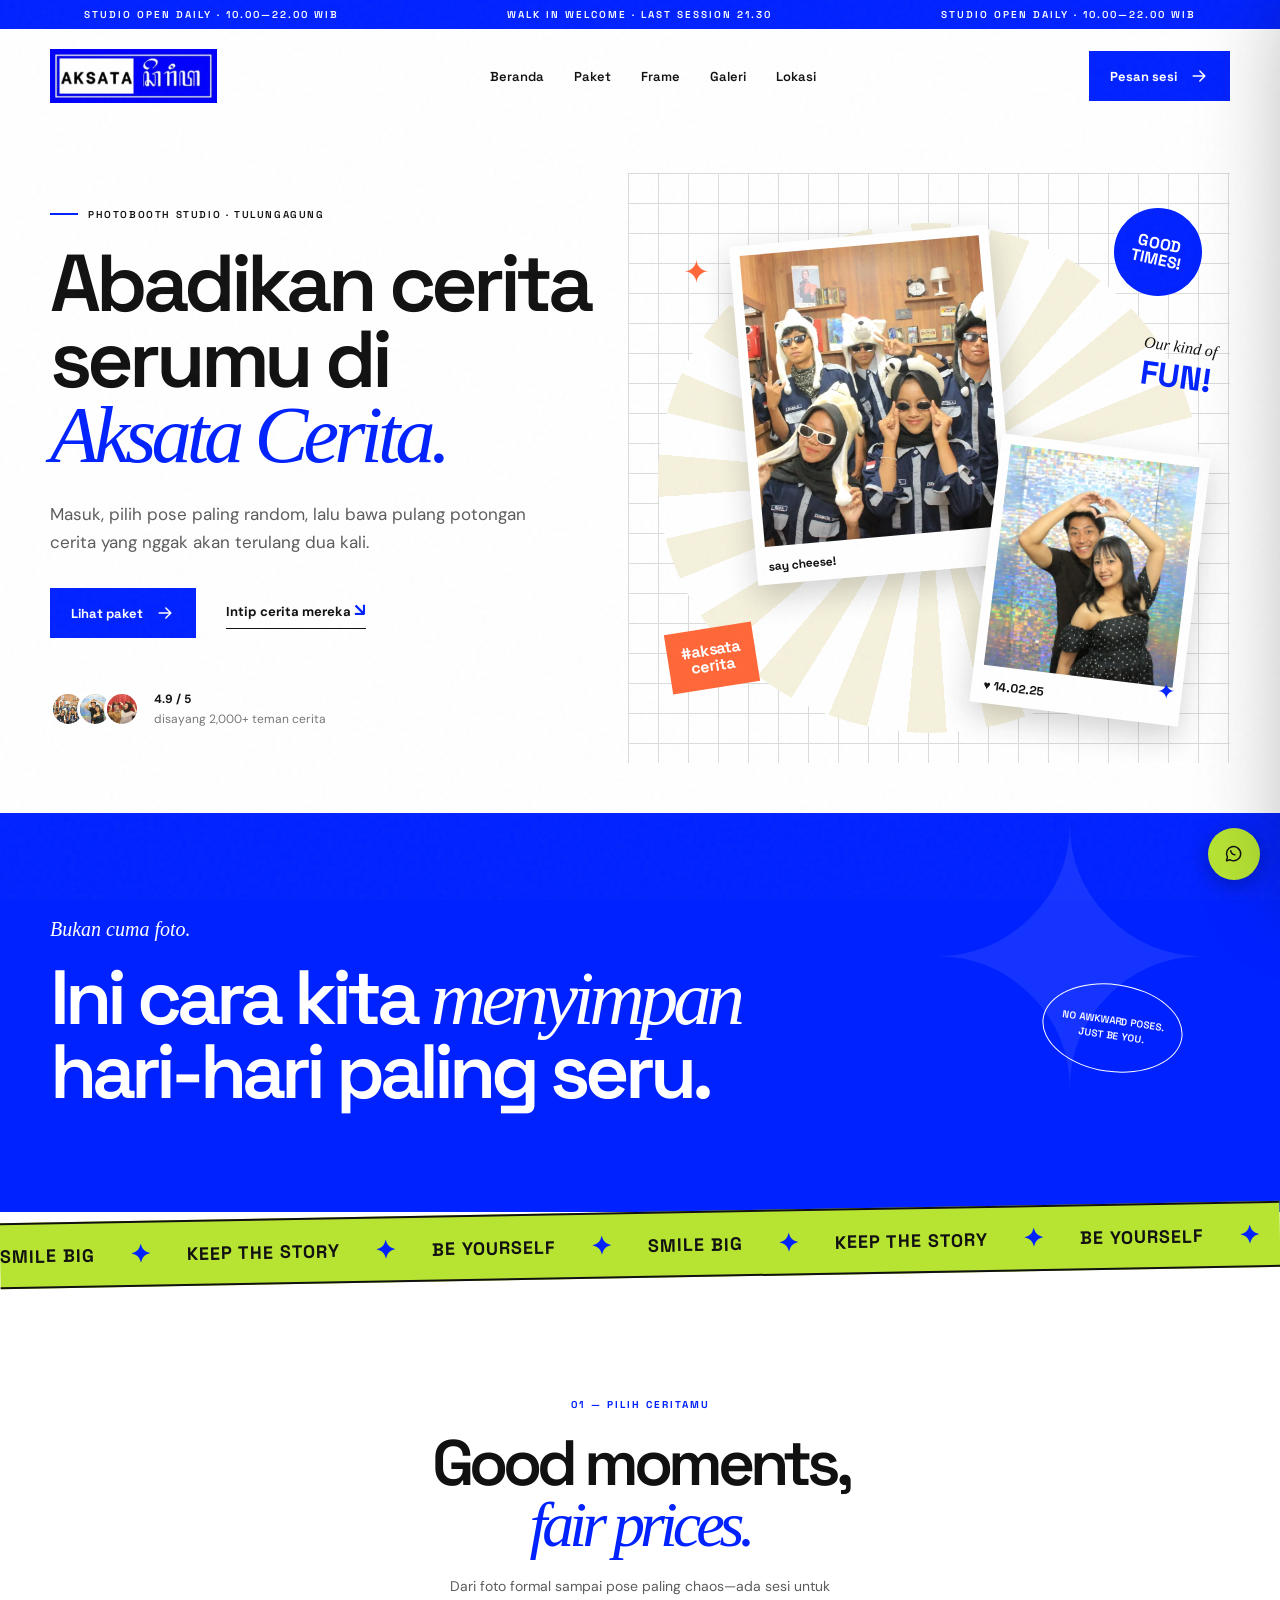
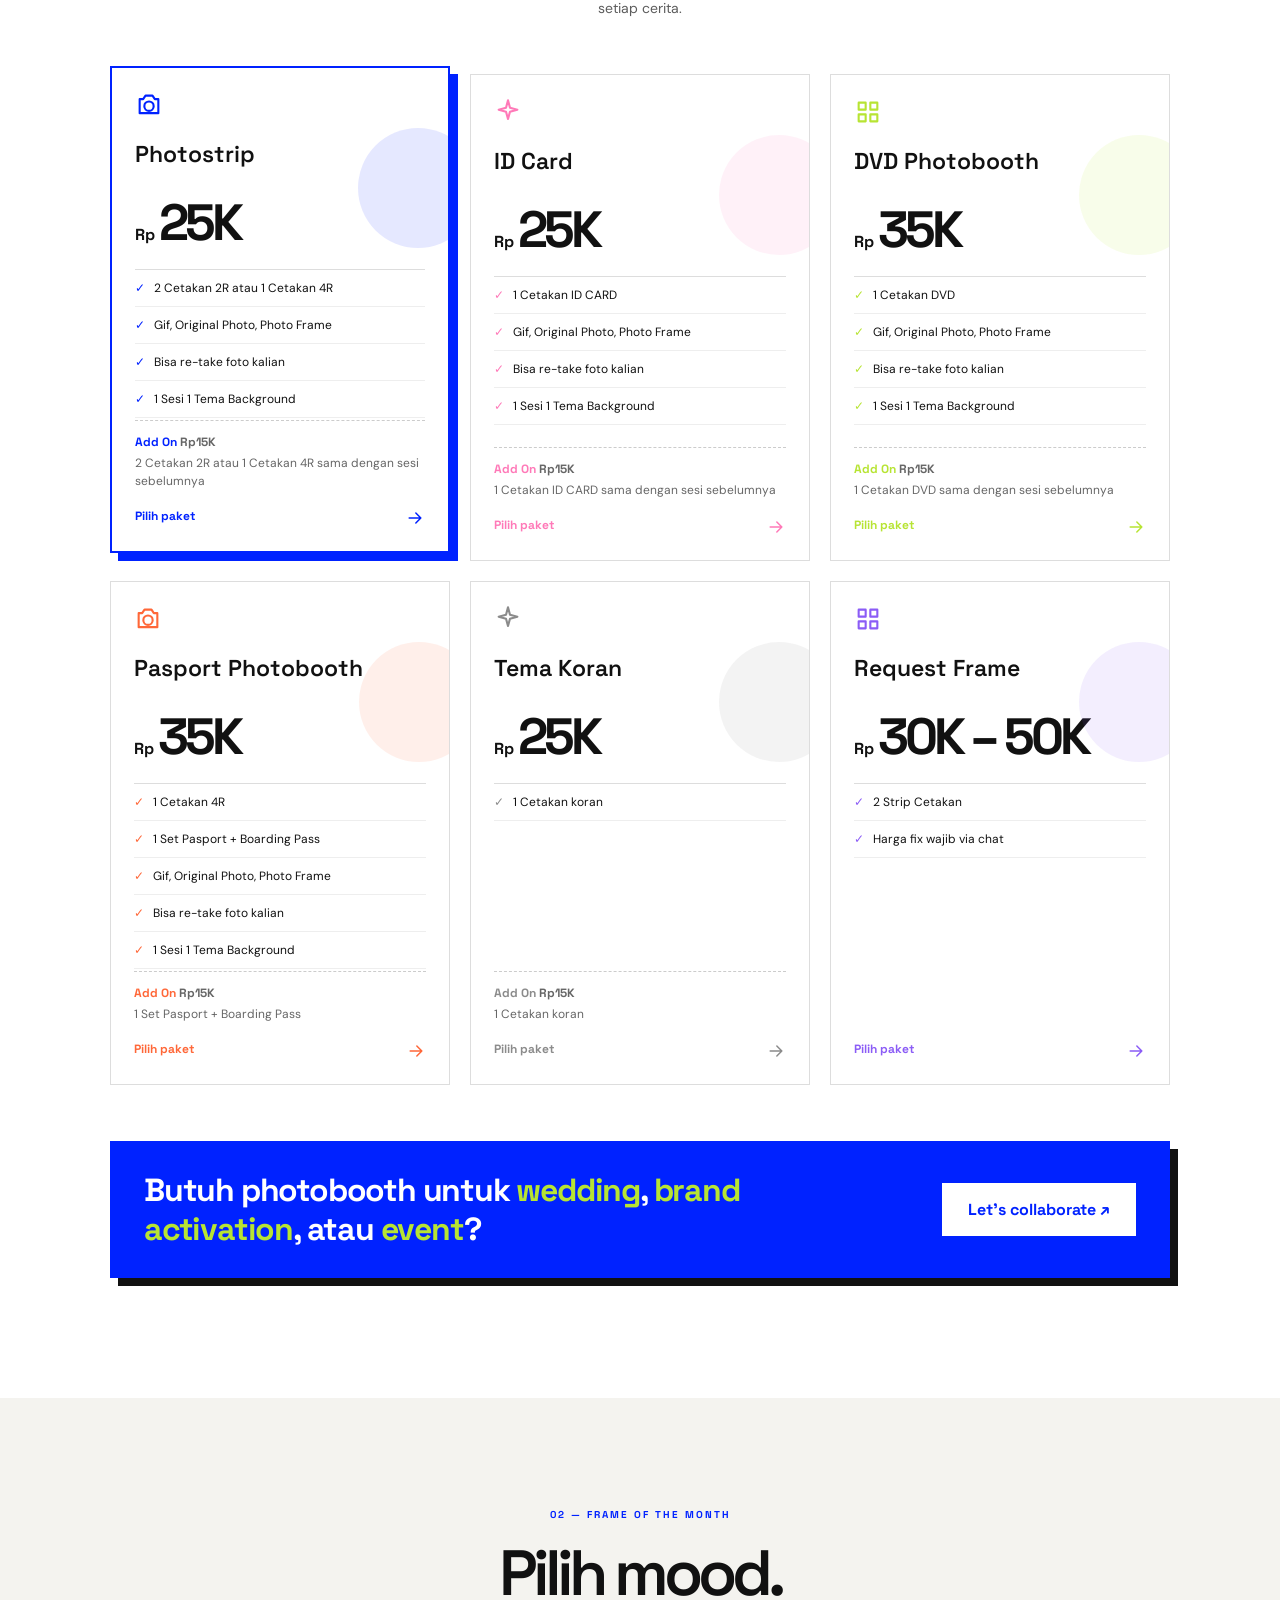
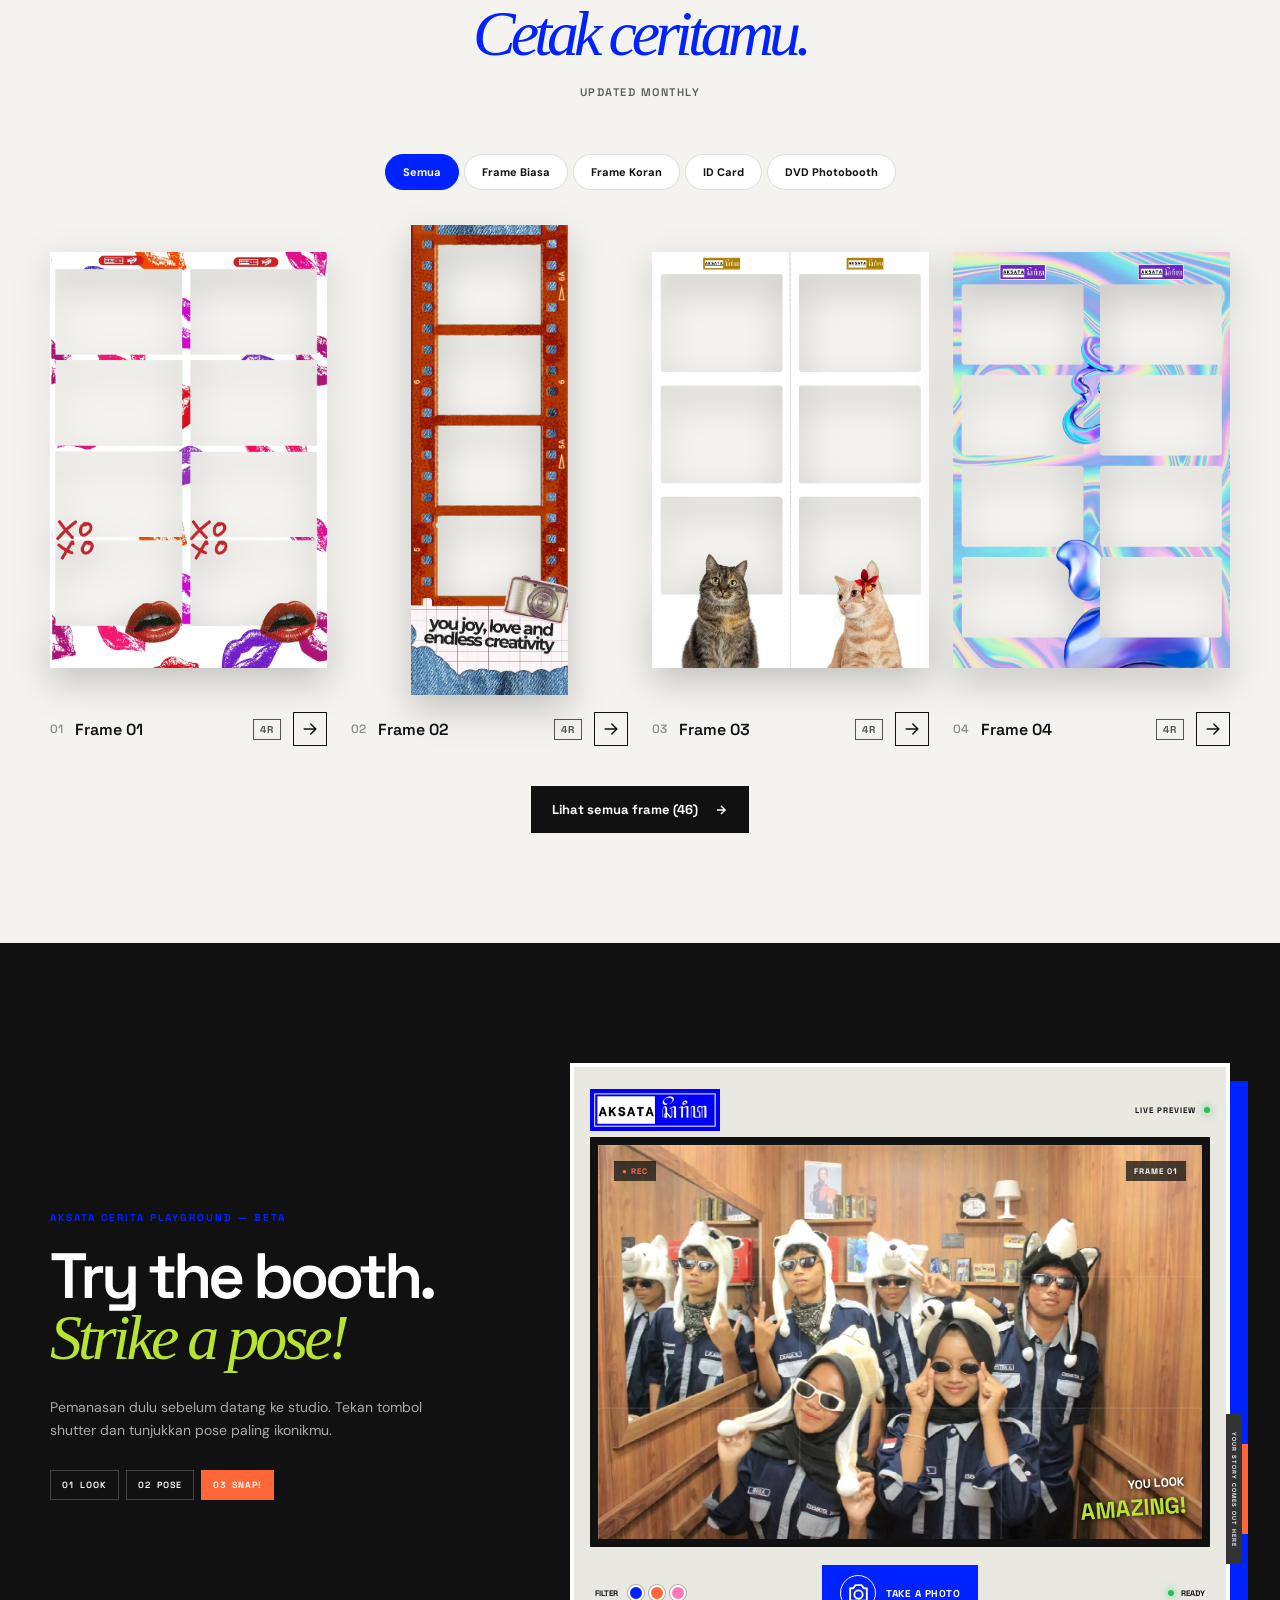
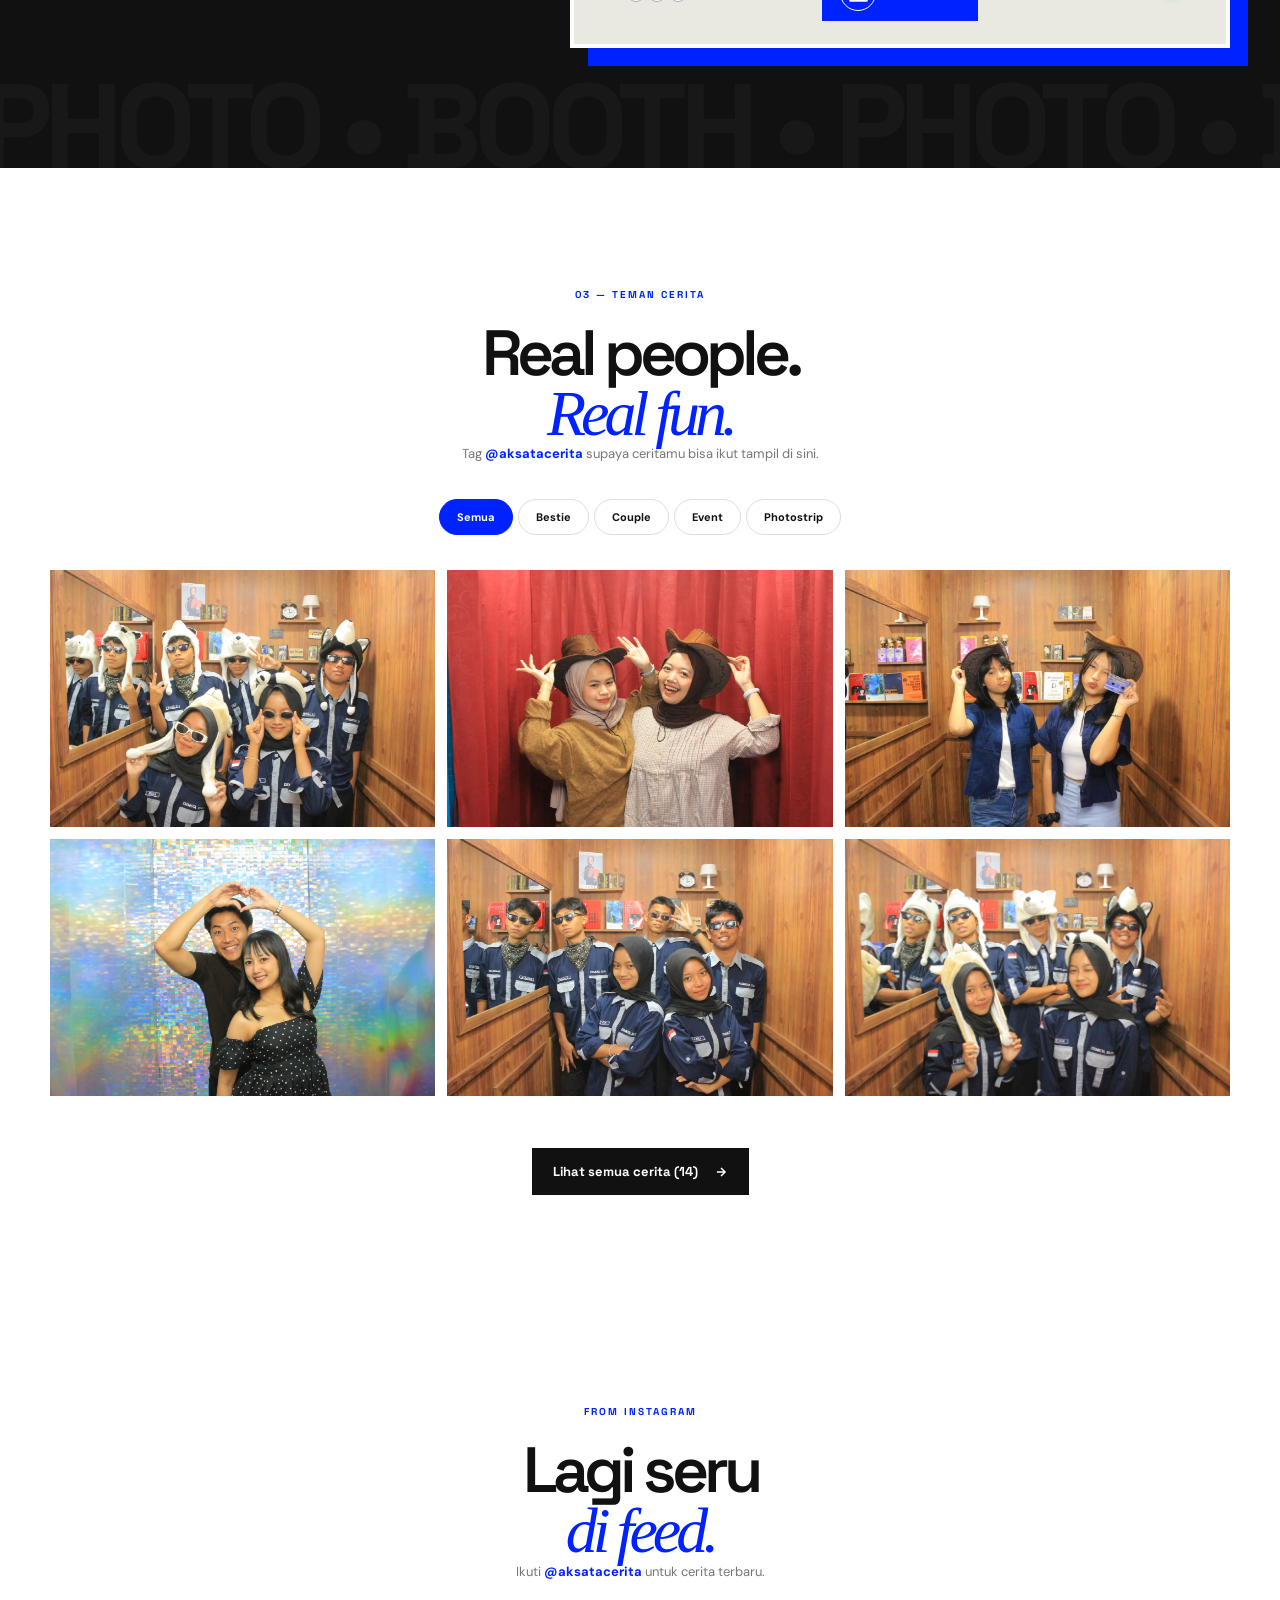
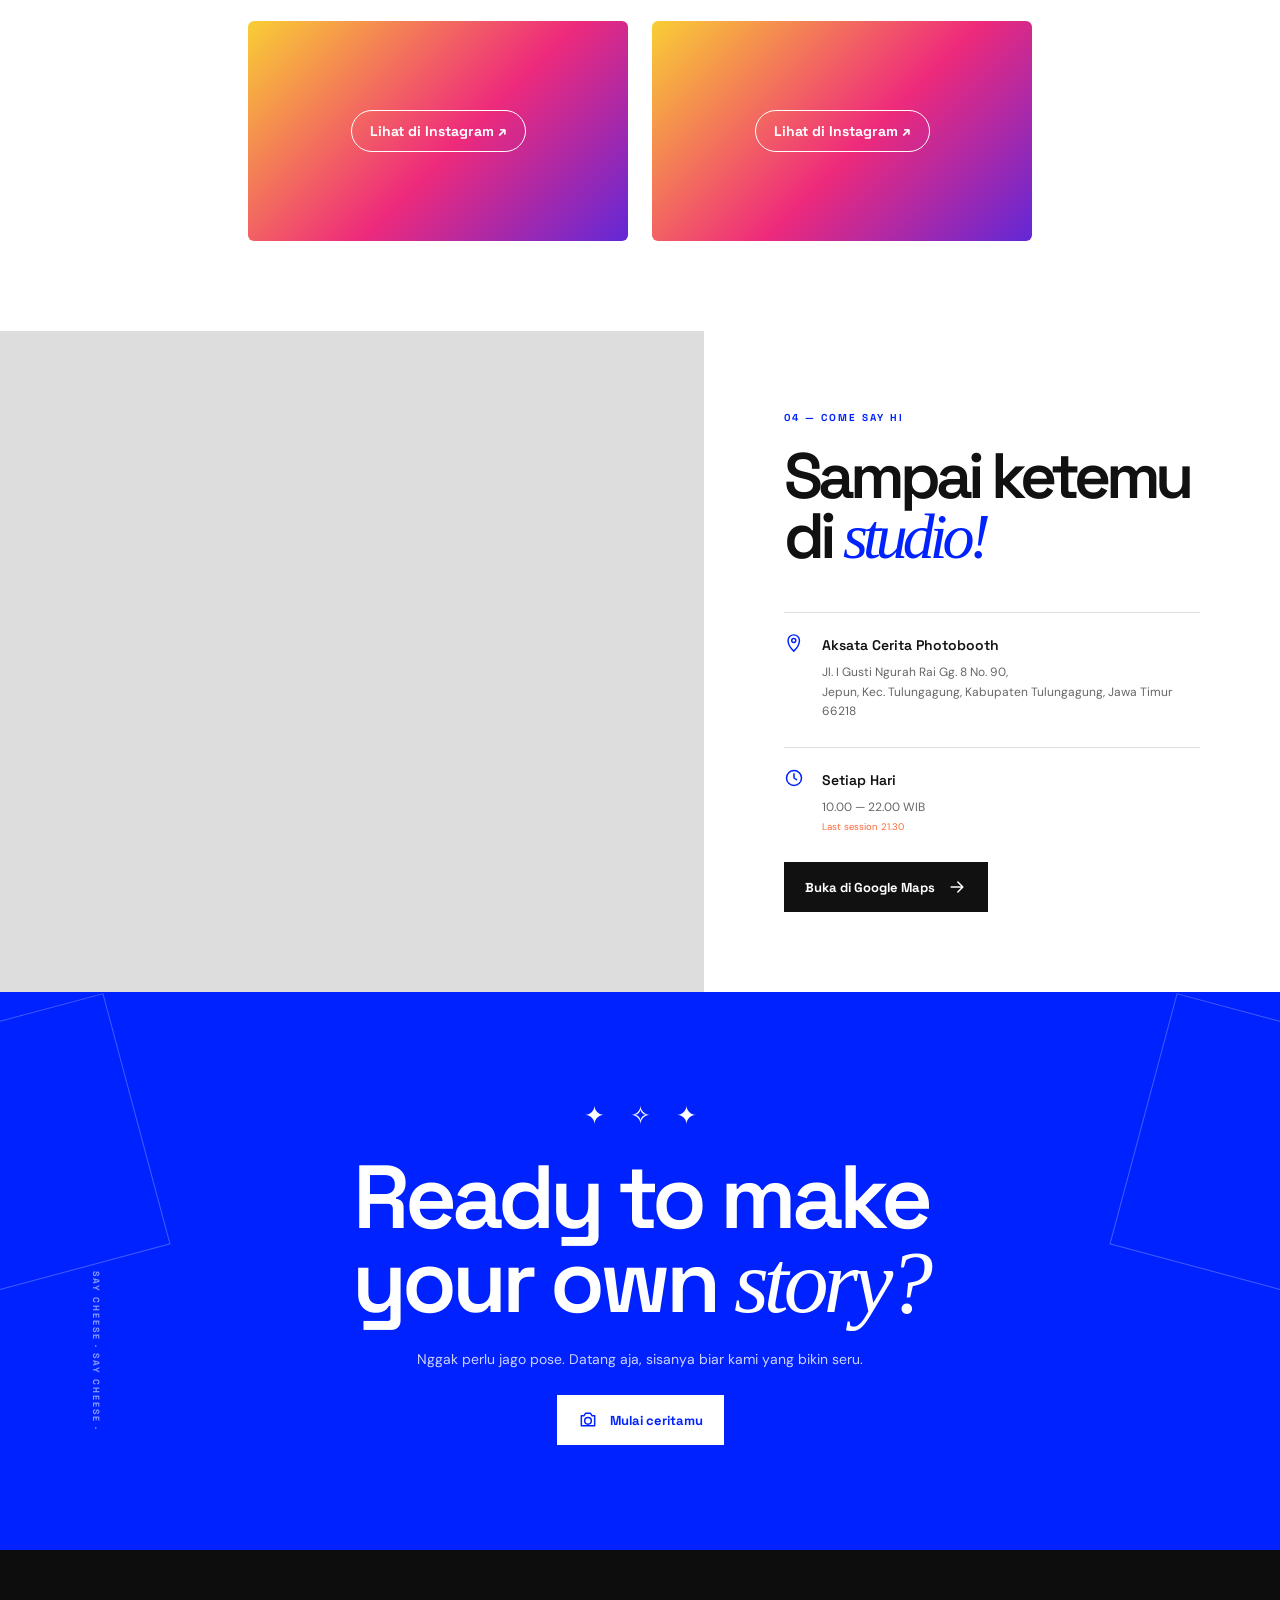
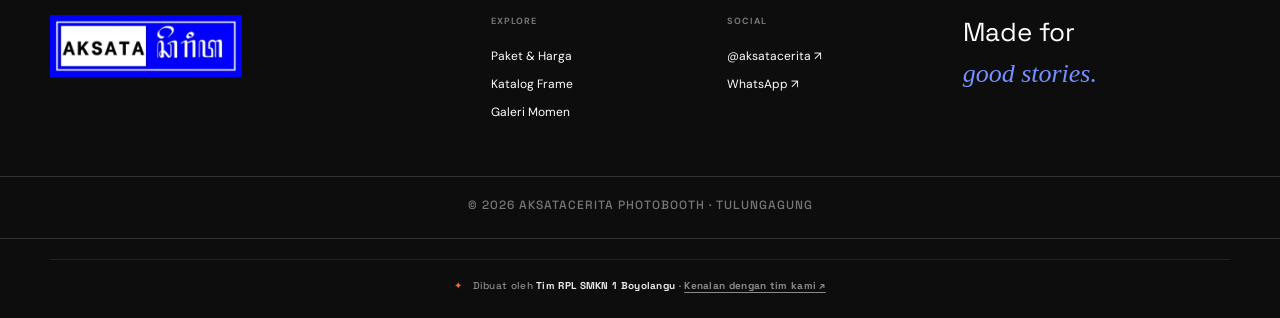
<file: docs/index.html>
<!doctype html>
<html lang="id">
<head>
    <meta charset="utf-8">
    <meta name="viewport" content="width=device-width, initial-scale=1">
    <title>Aksata Cerita — Photobooth Studio Tulungagung</title>
    <meta name="description" content="Aksata Cerita, photobooth studio di Tulungagung. Pilih paket, pilih frame, abadikan ceritamu.">
    <meta name="author" content="Siswa RPL SMKN 1 Boyolangu">
    <meta property="og:type" content="website">
    <meta property="og:image" content="assets/aksata-logo.png">
    <link rel="icon" type="image/svg+xml" href="favicon.svg">
    <link rel="stylesheet" href="css/reset.css">
    <link rel="stylesheet" href="css/site.css">
</head>
<body>
<main id="app"><p style="padding:40px;text-align:center;font-family:sans-serif">Memuat…</p></main>
<noscript><p style="padding:40px;text-align:center;font-family:sans-serif">Aktifkan JavaScript untuk melihat Aksata Cerita.</p></noscript>
<script src="js/config.js"></script>
<script src="js/render.js"></script>
<script src="js/interactions.js"></script>
<script src="js/main.js"></script>
</body>
</html>
</file>
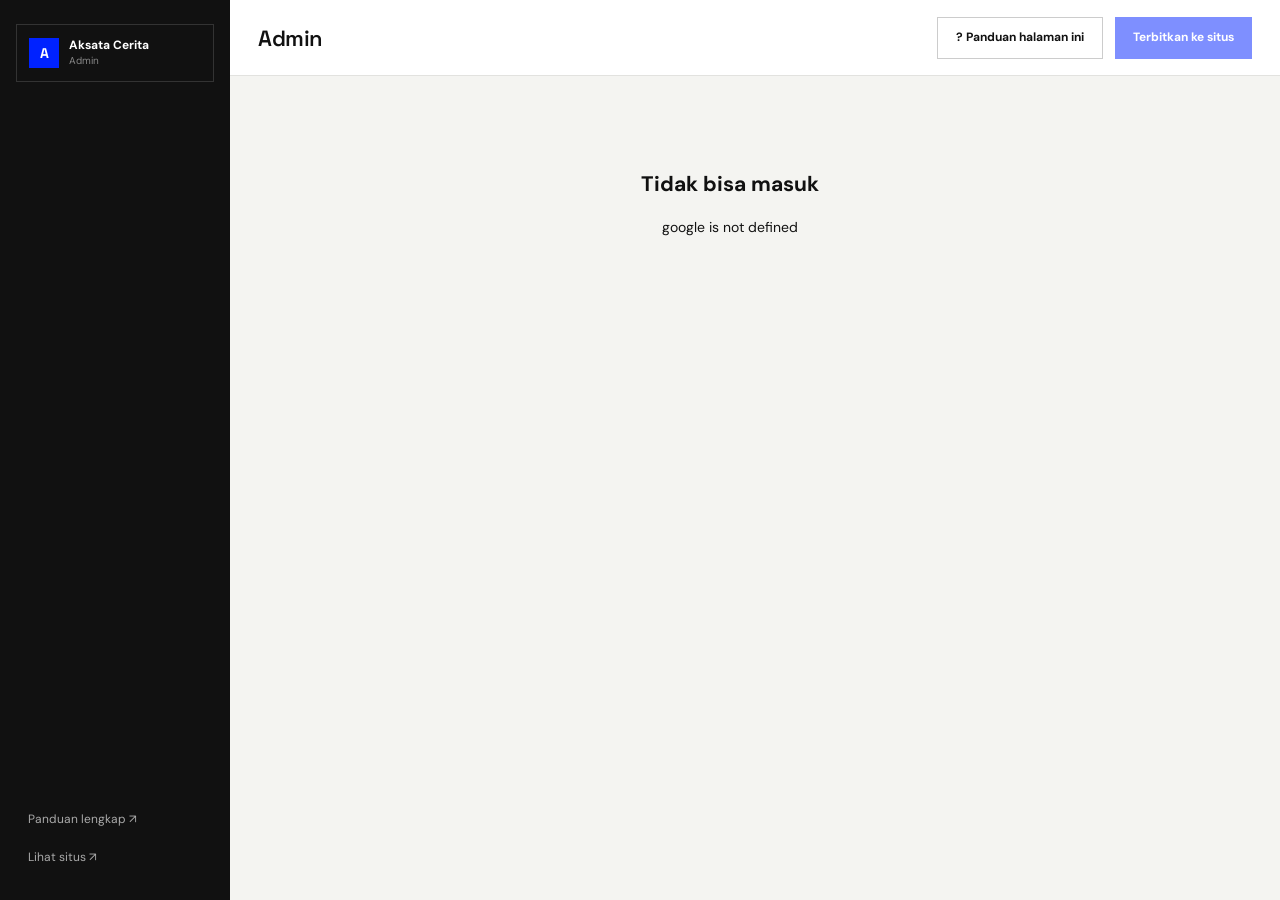
<file: apps-script/Admin.html>
<!DOCTYPE html>
<html lang="id">
<head>
<base target="_top">
<meta charset="utf-8">
<meta name="viewport" content="width=device-width, initial-scale=1">
<title>Admin Aksata Cerita</title>
<link rel="stylesheet" href="https://fonts.googleapis.com/css2?family=DM+Sans:wght@400;500;600;700&family=Space+Grotesk:wght@400;500;600;700&display=swap">
<style>
:root{--blue:#0022ff;--ink:#111;--muted:#777;--line:#e2e2df;--soft:#f4f4f1;--red:#d22;--orange:#ff6738}
*{box-sizing:border-box}
html{overscroll-behavior-y:none;background:linear-gradient(90deg,#111 230px,var(--soft) 230px)}
@media (max-width:860px){html{background:var(--soft)}}
body{margin:0;background:var(--soft);color:var(--ink);font:14px/1.45 "DM Sans",system-ui,-apple-system,sans-serif}
button,input,select,textarea{font:inherit}
.admin{min-height:100vh;display:grid;grid-template-columns:230px minmax(0,1fr)}
aside{background:#111;color:#fff;padding:24px 16px;display:flex;flex-direction:column;position:sticky;top:0;height:100vh}
.studio{display:flex;align-items:center;gap:10px;border:1px solid #333;padding:12px;margin-bottom:24px}
.studio>span{background:var(--blue);width:30px;height:30px;display:grid;place-items:center;font:700 14px "Space Grotesk",sans-serif}
.studio div{display:flex;flex-direction:column}.studio b{font-size:12px}.studio small{font-size:10px;color:#888}
.side-link{color:#aaa;font-size:12px;padding:10px 12px;text-decoration:none}.side-link:hover{color:#fff}
.side-link.first{margin-top:auto}
.admin-main{min-width:0}
header{position:sticky;top:0;z-index:30;background:#fff;border-bottom:1px solid var(--line);display:flex;align-items:center;gap:12px;padding:0 28px;min-height:76px;flex-wrap:wrap}
header h1{font:600 22px "Space Grotesk",sans-serif;margin:0 auto 0 0;letter-spacing:-.5px}
header small{color:var(--muted);font:400 11px "DM Sans",sans-serif;display:block;letter-spacing:0}
#dirty{font-size:12px;color:#c60}
.btn{border:0;background:var(--blue);color:#fff;font-weight:700;font-size:12px;min-height:42px;padding:10px 18px;cursor:pointer;display:inline-flex;align-items:center;justify-content:center;gap:8px}
.btn:disabled{opacity:.5;cursor:not-allowed}
.btn.ghost{background:#fff;color:var(--blue);border:1.5px solid var(--blue)}
.btn.danger{background:#fff;color:var(--red);border:1.5px solid var(--red)}
.btn.sm{min-height:34px;padding:6px 12px}
nav{display:flex;flex-direction:column;gap:4px}
nav button{border:0;background:none;padding:12px;font-weight:600;font-size:13px;color:#999;text-align:left;cursor:pointer;white-space:nowrap}
nav button:hover{color:#fff}
nav button.on{background:var(--blue);color:#fff}
main{max-width:1000px;margin:0;padding:26px 28px 90px}
.panel{background:#fff;border:1px solid var(--line);padding:20px}
.sticky{position:sticky;top:var(--hh,76px);z-index:20;background:#fff;margin:-20px -20px 8px;padding:16px 20px 10px;border-bottom:1px solid var(--line)}
.sticky .head{margin-bottom:0}.sticky .bulk{margin:10px 0 0}
.head{display:flex;align-items:center;gap:12px;flex-wrap:wrap;margin-bottom:14px}
.head h2{margin:0 auto 0 0;font-size:20px}
.head h2 small{display:block;font-size:11px;color:var(--muted);font-weight:500}
.bulk{display:none;flex-wrap:wrap;gap:8px;align-items:center;background:#eef1ff;border:1px solid var(--blue);padding:10px 12px;margin-bottom:12px}
.bulk.on{display:flex}
.bulk .cnt{margin-right:auto;font-size:12px;color:#444}
.row{position:relative;display:grid;grid-template-columns:48px 1fr auto;gap:12px;align-items:center;padding:12px 8px 12px 30px;border-top:1px solid #eee;background:#fff}
.row.off{opacity:.55}
.row.sel{background:#f2f4ff}
.row.dragging{background:#eef1ff;outline:2px solid var(--blue);box-shadow:0 8px 24px #0002;z-index:5}
.handle{position:absolute;left:0;top:50%;transform:translateY(-50%);width:26px;height:40px;display:grid;place-items:center;color:#999;font-size:18px;cursor:grab;touch-action:none;user-select:none;-webkit-user-select:none}
.thumb{width:48px;height:48px;background:#eef0ff;object-fit:cover;display:grid;place-items:center;color:var(--blue);font-weight:700}
.row b{display:block;font-size:13px}.row small{color:var(--muted);font-size:11px}
.badge{background:#ff6738;color:#fff;font-size:9px;font-weight:700;padding:2px 6px;margin-left:6px}
.acts{display:flex;gap:6px;align-items:center;flex-wrap:wrap;justify-content:flex-end}
.acts button{border:0;background:none;cursor:pointer;font-weight:600;font-size:12px;padding:6px 8px}
.acts .del{color:var(--red)}
.chk{display:none;width:20px;height:20px;accent-color:var(--blue)}
body.selecting .chk{display:inline-block}
body.selecting .acts .del{display:none}
.empty{padding:30px;text-align:center;color:var(--muted)}
body.sorting{user-select:none;-webkit-user-select:none;cursor:grabbing}
.modal{position:fixed;inset:0;background:#0007;z-index:60;display:none;align-items:center;justify-content:center;padding:20px 12px;overscroll-behavior:contain}
.modal.on{display:flex}
.card{background:#fff;width:min(560px,100%);margin:auto;display:flex;flex-direction:column;max-height:calc(100vh - 40px);max-height:calc(100dvh - 40px);overflow:hidden}
.card>h3,.guide>h3{padding:20px 22px 12px;margin:0}
.card form{display:flex;flex-direction:column;min-height:0;flex:1}
.fbody{overflow-y:auto;padding:4px 22px 8px;flex:1;min-height:0;overscroll-behavior:contain}
.locbox{background:#f2f4ff;border:1px solid var(--blue);padding:12px 14px;margin:0 0 14px}.locbox p{margin:4px 0 8px;font-size:12px;color:#555}.locbox input{display:block;width:100%;padding:10px;border:1px solid #ccc;margin-bottom:8px}.locbox small{display:block;margin-top:8px;font-size:12px}
.card h3{font-size:18px}
label.f{display:block;margin:0 0 14px;font-weight:600;font-size:12px}
label.f>span.req{color:var(--red)}
.f input[type=text],.f input[type=number],.f select,.f textarea{display:block;width:100%;margin-top:6px;padding:10px;border:1px solid #ccc;background:#fff;font-weight:400}
.f textarea{min-height:90px;resize:vertical}
.f input[type=color]{display:block;margin-top:6px;width:56px;height:38px;padding:2px;border:1px solid #ccc;background:#fff}
.chips{display:flex;flex-wrap:wrap;gap:6px;margin-top:6px}
.chips button{border:1px solid #ddd;background:#fff;border-radius:30px;padding:4px 11px;font-size:11px;cursor:pointer}
.chips button:hover{border-color:var(--blue);color:var(--blue)}
.switch{display:flex;align-items:center;gap:10px;font-weight:600;margin:0 0 14px}
.switch input{width:20px;height:20px;accent-color:var(--blue)}
.imgbox{margin-top:6px;display:flex;align-items:center;gap:12px;flex-wrap:wrap}
.imgbox img{max-width:120px;max-height:120px;border:1px solid var(--line);background:#f0f0f0}
.foot{display:flex;gap:10px;justify-content:flex-end;padding:12px 22px;flex-wrap:wrap;background:#fff;border-top:1px solid var(--line);flex-shrink:0}
.grp{margin:22px 0 10px;font:700 11px "DM Sans";letter-spacing:1.5px;color:var(--blue)}
.err{color:var(--red);font-size:12px;margin-top:10px}
#toast{position:fixed;left:50%;bottom:22px;transform:translateX(-50%);background:#111;color:#fff;padding:11px 18px;font-size:13px;z-index:90;display:none;max-width:90vw}
#toast.on{display:block}#toast.bad{background:var(--red)}
#gate{padding:50px 20px;text-align:center}
.card.wide{width:min(1000px,100%)}
.formgrid{display:grid;grid-template-columns:minmax(0,1fr) 340px;gap:26px;align-items:start}
.pvwrap{position:sticky;top:10px}.pvwrap>b{display:block;font:700 10px "DM Sans";letter-spacing:1.5px;color:var(--blue);margin-bottom:8px}
.pv{position:relative;overflow:hidden;border:1.5px solid #ddd;padding:23px;background:#fff;display:flex;flex-direction:column;min-height:405px}
.pv:after{content:"";position:absolute;width:120px;height:120px;border-radius:50%;background:var(--c,#0022ff);opacity:.1;right:-30px;top:60px}
.pv .pt{color:var(--c);display:flex}
.pv h4{margin:20px 0 7px;font:600 23px "Space Grotesk",sans-serif}.pv .pn{font-size:11px;color:#777;min-height:14px}
.pv .pp{font:700 51px "Space Grotesk",sans-serif;letter-spacing:-4px;white-space:nowrap}.pv .pp small{font-size:16px;letter-spacing:0;margin-right:4px}
.pv ul{list-style:none;margin:14px 0 0;padding:0;border-top:1px solid #ddd;flex:1}.pv li{padding:9px 0;border-bottom:1px solid #eee;font-size:12px}.pv li:before{content:"✓";color:var(--c);margin-right:9px}
.pv .pa{border-top:1px dashed #ccc;padding:12px 0 2px;font-size:12px;color:#666;line-height:1.5}.pv .pa b{font:700 12px "Space Grotesk",sans-serif;color:var(--c)}.pv .pa b span{color:#666}
.pv .ps{color:var(--c);font:700 12px "Space Grotesk",sans-serif;margin-top:16px;display:flex;justify-content:space-between}
.pvwrap small.hint{display:block;margin-top:8px;color:#888;font-size:11px}
.hint{display:block;font-weight:400;font-size:11px;color:#888;margin-top:5px}
details.more{border:1px solid var(--line);background:#fafafa;padding:12px 14px;margin:6px 0 14px}
details.more summary{cursor:pointer;font-weight:700;font-size:13px}details.more[open] summary{margin-bottom:14px}
.toggle{display:block;font-size:12px;color:var(--blue);font-weight:700;background:none;border:0;padding:0;margin:-6px 0 14px;cursor:pointer}
@media (max-width:760px){.formgrid{grid-template-columns:1fr}.pvwrap{position:static}}
.btn.help{background:#fff;color:#111;border:1px solid #ccc}
.btn.help:hover{border-color:var(--blue);color:var(--blue)}
.guide ol{margin:0 0 14px;padding-left:20px}.guide li{margin-bottom:8px;line-height:1.55}
.guide .tip{background:#fff4e5;border:1px solid var(--orange);padding:10px 12px;font-size:12px;margin:0 0 14px}
.guide a{color:var(--blue);font-weight:700}
.head h2,.card h3{font-family:"Space Grotesk",sans-serif}
@media (max-width:860px){
.admin{grid-template-columns:minmax(0,1fr)}
aside{position:static;height:auto;flex-direction:row;align-items:center;gap:8px;padding:10px 12px;overflow-x:auto}
.studio{margin:0;padding:6px 10px}.studio small,.side-link{display:none}
nav{flex-direction:row}nav button{padding:9px 12px}
header{padding:10px 14px;min-height:0}header h1{font-size:17px}
main{padding:16px 12px 90px}
}
@media (max-width:640px){.row{grid-template-columns:44px 1fr}.acts{grid-column:1/-1}}
</style>
</head>
<body>
<div class="admin">
<aside>
  <div class="studio"><span>A</span><div><b>Aksata Cerita</b><small>Admin</small></div></div>
  <nav id="tabs"></nav>
  <a class="side-link first" href="https://aksatacerita.github.io/panduan.html" target="_blank" rel="noopener">Panduan lengkap ↗</a>
  <a class="side-link" href="https://aksatacerita.github.io/" target="_blank" rel="noopener">Lihat situs ↗</a>
</aside>
<div class="admin-main">
<header>
  <h1 id="pageTitle">Admin <small id="who"></small></h1>
  <span id="dirty" style="display:none">Ada perubahan yang belum diterbitkan</span>
  <button class="btn help" id="helpBtn" type="button">? Panduan halaman ini</button>
  <button class="btn" id="publish" disabled>Terbitkan ke situs</button>
</header>
<main id="view"><div id="gate">Memuat…</div></main>
</div>
</div>

<div class="modal" id="modal"><div class="card" id="card"></div></div>
<div id="toast"></div>

<script>
(function () {
  var $ = function (s, r) { return (r || document).querySelector(s); };
  var esc = function (v) { return String(v == null ? '' : v).replace(/[&<>"']/g, function (c) { return { '&': '&amp;', '<': '&lt;', '>': '&gt;', '"': '&quot;', "'": '&#39;' }[c]; }); };
  var run = function (fn) {
    var args = Array.prototype.slice.call(arguments, 1);
    return new Promise(function (resolve, reject) {
      google.script.run.withSuccessHandler(resolve).withFailureHandler(function (e) { reject(new Error(e && e.message ? e.message.replace(/^Error:\s*/, '') : String(e))); })[fn].apply(null, args);
    });
  };
  var S = null;           // state dari server
  var tab = 'paket';
  var selecting = false;
  var toastTimer;

  var toast = function (msg, bad) {
    var t = $('#toast');
    t.textContent = msg; t.className = 'on' + (bad ? ' bad' : '');
    clearTimeout(toastTimer); toastTimer = setTimeout(function () { t.className = ''; }, bad ? 6000 : 2800);
  };
  var setDirty = function (on) {
    $('#dirty').style.display = on ? '' : 'none';
    if (typeof setHH === 'function') setHH();
  };
  var imgSrc = function (u) {
    if (!u) return '';
    if (/^(https?:|data:)/.test(u)) return u;
    return S.assetBase ? S.assetBase + u : '';
  };
  var parseList = function (v) { return String(v || '').split(/[,\n]+/).map(function (x) { return x.trim(); }).filter(Boolean); };
  var rowsOf = function (kind) { return S.data[kind]; };

  var setHH = function () { document.documentElement.style.setProperty('--hh', $('header').offsetHeight + 'px'); };
  window.addEventListener('resize', setHH);

  /* ---------- Tabs ---------- */
  function renderTabs() {
    var items = ['paket', 'frame', 'galeri', 'instagram'].map(function (k) { return [k, S.schema[k].label]; }).concat([['info', 'Info Studio']]);
    var cur = items.filter(function (it) { return it[0] === tab; })[0];
    $('#pageTitle').firstChild.nodeValue = (cur ? cur[1] : 'Admin') + ' ';
    if (typeof setHH === 'function') setHH();
    $('#tabs').innerHTML = items.map(function (it) { return '<button data-t="' + it[0] + '" class="' + (it[0] === tab ? 'on' : '') + '">' + esc(it[1]) + '</button>'; }).join('');
  }
  $('#tabs').addEventListener('click', function (e) {
    var b = e.target.closest('button'); if (!b) return;
    tab = b.dataset.t; selecting = false; document.body.classList.remove('selecting'); renderTabs(); render();
  });

  /* ---------- Daftar ---------- */
  function subtitle(kind, r) {
    if (kind === 'paket') return 'Rp' + Number(r.price_amount || 0).toLocaleString('id-ID') + (r.price_max_amount ? ' – Rp' + Number(r.price_max_amount).toLocaleString('id-ID') : '') + (r.duration_value ? ' · ' + r.duration_value + ' ' + (r.duration_unit || 'menit') : '');
    if (kind === 'frame') return [r.type, r.size, r.label].filter(Boolean).join(' · ');
    if (kind === 'galeri') return r.category || '';
    return '';
  }
  function titleOf(kind, r) {
    var def = S.schema[kind];
    var t = r[def.titleKey] || '(tanpa judul)';
    return kind === 'instagram' ? String(t).replace('https://www.instagram.com/', '') : t;
  }
  function renderList() {
    var kind = tab, def = S.schema[kind], rows = rowsOf(kind);
    var html = '<div class="panel"><div class="sticky"><div class="head"><h2>' + rows.length + ' ' + def.singular + '<small>Urutan di sini = urutan di situs. Tahan ⠿ lalu geser untuk memindahkan.</small></h2>' +
      '<button class="btn ghost" id="selBtn">' + (selecting ? 'Batal' : 'Pilih') + '</button>' +
      '<button class="btn" id="addBtn">+ Tambah ' + def.singular + '</button></div>' +
      '<div class="bulk ' + (selecting ? 'on' : '') + '" id="bulk"><label><input type="checkbox" id="selAll" class="chk" style="display:inline-block"> Pilih semua</label><span class="cnt" id="cnt">Pilih item untuk aksi massal</span>' +
      '<button class="btn sm ghost" data-bulk="show" disabled>Tampilkan</button><button class="btn sm ghost" data-bulk="hide" disabled>Sembunyikan</button><button class="btn sm danger" data-bulk="delete" disabled>Hapus</button></div>' +
      '</div><div id="list">';
    if (!rows.length) html += '<div class="empty">Belum ada data. Klik "+ Tambah ' + esc(def.singular) + '" untuk mulai.</div>';
    rows.forEach(function (r) {
      var src = imgSrc(r.image);
      html += '<div class="row ' + (r.active ? '' : 'off') + '" data-id="' + esc(r.id) + '"><span class="handle" title="Tahan lalu geser">⠿</span>' +
        (def.imgDir !== null || kind === 'frame' || kind === 'galeri' ? (src ? '<img class="thumb" src="' + esc(src) + '" alt="" onerror="this.outerHTML=\'<div class=thumb>!</div>\'">' : '<div class="thumb">·</div>') : '<div class="thumb">' + (kind === 'paket' ? '★' : '◎') + '</div>') +
        '<div><b>' + esc(titleOf(kind, r)) + (r.is_featured ? '<span class="badge">UNGGULAN</span>' : '') + (r.active ? '' : ' (disembunyikan)') + '</b><small>' + esc(subtitle(kind, r)) + '</small></div>' +
        '<div class="acts"><input type="checkbox" class="chk" data-sel="' + esc(r.id) + '"><button data-edit="' + esc(r.id) + '">Ubah</button><button class="del" data-del="' + esc(r.id) + '">Hapus</button></div></div>';
    });
    html += '</div></div>';
    $('#view').innerHTML = html;
    updateBulk();
  }

  function updateBulk() {
    var boxes = Array.prototype.slice.call(document.querySelectorAll('#list [data-sel]'));
    var n = boxes.filter(function (b) { return b.checked; }).length;
    var cnt = $('#cnt'); if (!cnt) return;
    cnt.textContent = n ? n + ' dipilih' : 'Pilih item untuk aksi massal';
    Array.prototype.forEach.call(document.querySelectorAll('#bulk [data-bulk]'), function (b) { b.disabled = n === 0; });
    var all = $('#selAll'); all.checked = n > 0 && n === boxes.length; all.indeterminate = n > 0 && n < boxes.length;
    boxes.forEach(function (b) { b.closest('.row').classList.toggle('sel', b.checked); });
  }

  async function persist(kind, rows, okMsg) {
    try {
      S.data[kind] = await run('api_saveRows', kind, rows);
      setDirty(true);
      if (okMsg) toast(okMsg);
      return true;
    } catch (e) { toast(e.message, true); return false; }
  }

  document.addEventListener('click', async function (e) {
    var t = e.target;
    if (t.id === 'selBtn') { selecting = !selecting; document.body.classList.toggle('selecting', selecting); render(); return; }
    if (t.id === 'addBtn') { openForm(tab, null); return; }
    var edit = t.closest('[data-edit]'); if (edit) { openForm(tab, edit.dataset.edit); return; }
    var del = t.closest('[data-del]');
    if (del) {
      var r = rowsOf(tab).filter(function (x) { return x.id === del.dataset.del; })[0];
      if (r && confirm('Hapus "' + titleOf(tab, r) + '"?')) { if (await persist(tab, rowsOf(tab).filter(function (x) { return x !== r; }), 'Dihapus.')) render(); }
      return;
    }
    var bulk = t.closest('[data-bulk]');
    if (bulk && !bulk.disabled) {
      var ids = Array.prototype.slice.call(document.querySelectorAll('#list [data-sel]:checked')).map(function (b) { return b.dataset.sel; });
      var act = bulk.dataset.bulk, rows = rowsOf(tab);
      if (act === 'delete') {
        if (!confirm('Hapus ' + ids.length + ' item yang dipilih? Tidak bisa dibatalkan.')) return;
        rows = rows.filter(function (x) { return ids.indexOf(x.id) === -1; });
      } else {
        rows = rows.map(function (x) { if (ids.indexOf(x.id) !== -1) x.active = act === 'show'; return x; });
      }
      if (await persist(tab, rows, 'Selesai.')) render();
    }
  });
  document.addEventListener('change', function (e) {
    if (e.target.id === 'selAll') { Array.prototype.forEach.call(document.querySelectorAll('#list [data-sel]'), function (b) { b.checked = e.target.checked; }); updateBulk(); }
    else if (e.target.matches && e.target.matches('[data-sel]')) updateBulk();
  });

  /* ---------- Geser urutan (mouse & sentuh) ---------- */
  var drag = null, pending = null, HOLD = 350;
  function rowsEls() { return Array.prototype.slice.call(document.querySelectorAll('#list .row')); }
  function startDrag(el, x, y) {
    drag = { el: el, x: x, y: y, start: rowsEls().indexOf(el), raf: 0 };
    el.classList.add('dragging'); document.body.classList.add('sorting');
    if (navigator.vibrate) navigator.vibrate(15);
    var tick = function () {
      if (!drag) return;
      if (drag.y < 70) window.scrollBy(0, -Math.ceil((70 - drag.y) / 5));
      else if (drag.y > innerHeight - 70) window.scrollBy(0, Math.ceil((drag.y - (innerHeight - 70)) / 5));
      var over = rowsEls().filter(function (r) { if (r === drag.el) return false; var b = r.getBoundingClientRect(); return drag.x >= b.left && drag.x <= b.right && drag.y >= b.top && drag.y <= b.bottom; })[0];
      if (over) { var after = drag.el.compareDocumentPosition(over) & Node.DOCUMENT_POSITION_FOLLOWING; over.parentNode.insertBefore(drag.el, after ? over.nextSibling : over); }
      drag.raf = requestAnimationFrame(tick);
    };
    drag.raf = requestAnimationFrame(tick);
  }
  async function endDrag(save) {
    if (!drag) return;
    var d = drag; drag = null; cancelAnimationFrame(d.raf);
    d.el.classList.remove('dragging'); document.body.classList.remove('sorting');
    var order = rowsEls().map(function (r) { return r.dataset.id; });
    if (!save || rowsEls().indexOf(d.el) === d.start) { if (!save) render(); return; }
    var byId = {}; rowsOf(tab).forEach(function (r) { byId[r.id] = r; });
    var ok = await persist(tab, order.map(function (id) { return byId[id]; }), 'Urutan tersimpan.');
    if (!ok) render();
  }
  document.addEventListener('pointerdown', function (e) {
    var row = e.target.closest && e.target.closest('#list .row'); if (!row || e.button > 0) return;
    if (e.target.closest('.handle')) { e.preventDefault(); startDrag(row, e.clientX, e.clientY); return; }
    if (e.target.closest('button, input, a, select, textarea')) return;
    var p = { x: e.clientX, y: e.clientY };
    p.timer = setTimeout(function () { if (pending === p) { pending = null; startDrag(row, p.x, p.y); } }, HOLD);
    pending = p;
  });
  document.addEventListener('pointermove', function (e) {
    if (pending && Math.hypot(e.clientX - pending.x, e.clientY - pending.y) > 8) { clearTimeout(pending.timer); pending = null; }
    if (drag) { drag.x = e.clientX; drag.y = e.clientY; }
  });
  ['pointerup', 'pointercancel'].forEach(function (t) { document.addEventListener(t, function () { if (pending) { clearTimeout(pending.timer); pending = null; } endDrag(t === 'pointerup'); }); });
  document.addEventListener('touchmove', function (e) { if (drag && e.cancelable) e.preventDefault(); }, { passive: false });
  document.addEventListener('contextmenu', function (e) { if (drag || pending) e.preventDefault(); });

  /* ---------- Formulir tambah / ubah ---------- */
  var PRESETS = ['#0022ff', '#ff6738', '#ff79b8', '#b7e433', '#8b5cf6', '#14b8a6', '#ef4444', '#f5b301'];
  function fieldHtml(f, v) {
    var req = f.req ? ' <span class="req">*</span>' : '';
    var name = 'data-k="' + f.k + '"';
    if (f.t === 'bool') return '<label class="switch"><input type="checkbox" ' + name + (v ? ' checked' : '') + '> ' + esc(f.label) + '</label>';
    var inner;
    if (f.t === 'longtext' || f.t === 'list') inner = '<textarea ' + name + '>' + esc(v) + '</textarea>';
    else if (f.t === 'number') inner = '<input type="number" inputmode="numeric" min="0" ' + name + ' value="' + esc(v) + '">';
    else if (f.t === 'select') inner = '<select ' + name + '>' + f.opts.map(function (o) { return '<option value="' + o + '"' + ((v || f.opts[0]) === o ? ' selected' : '') + '>' + esc((f.optLabels && f.optLabels[o]) || o) + '</option>'; }).join('') + '</select>';
    else if (f.t === 'color') inner = '<input type="color" ' + name + ' value="' + esc(/^#[0-9a-f]{6}$/i.test(v) ? v : '#0022ff') + '"><div class="chips">' + PRESETS.map(function (c) { return '<button type="button" data-color="' + c + '" style="background:' + c + ';width:26px;height:26px;border-radius:50%;padding:0"></button>'; }).join('') + '</div>';
    else if (f.t === 'image') inner = '<div class="imgbox"><img ' + (v ? 'src="' + esc(imgSrc(v)) + '"' : 'style="display:none"') + ' id="imgPrev" alt=""><input type="file" accept="image/*" id="imgFile"><input type="hidden" ' + name + ' value="' + esc(v) + '"></div><div id="imgMsg" style="font-size:11px;color:#777;margin-top:4px">Foto otomatis diperkecil sebelum diunggah.</div>';
    else {
      inner = '<input type="text" ' + name + ' value="' + esc(v) + '">';
      if (f.list) inner += '<div class="chips">' + parseList(S.settings[f.list]).map(function (o) { return '<button type="button" data-fill="' + f.k + '" data-val="' + esc(o) + '">' + esc(o) + '</button>'; }).join('') + '</div>';
    }
    return '<label class="f">' + esc(f.label) + req + inner + '</label>';
  }
  // Field ber-'after' ditampilkan tepat setelah field tujuannya (urutan kolom Sheet tidak berubah)
  function orderedFields(def) {
    var base = def.fields.filter(function (f) { return !f.after; }), out = [];
    base.forEach(function (f) {
      out.push(f);
      def.fields.forEach(function (g) { if (g.after === f.k) out.push(g); });
    });
    return out;
  }
  // Tampilan form paket: yang penting di depan, sisanya di "Pengaturan lain"
  var UI = {
    active: ['Tampilkan di situs', ''],
    name: ['Nama paket', 'Contoh: Photostrip'],
    price_amount: ['Harga', 'Tulis angka saja, tanpa titik. Contoh: 25000'],
    price_max_amount: ['Sampai harga', 'Contoh: 50000. Akan tampil "30K – 50K".'],
    features: ['Isi paket', 'Satu baris = satu centang di kartu. Tekan Enter untuk baris baru.'],
    color: ['Warna kartu', ''],
    description: ['Deskripsi singkat', 'Kalimat pendek di bawah nama paket. Boleh dikosongkan.'],
    duration_value: ['Lama sesi', 'Boleh dikosongkan.'],
    duration_unit: ['Satuan lama sesi', ''],
    price_note: ['Tulisan kecil di atas harga', 'Contoh: Mulai dari. Pilih tombol di bawah atau ketik sendiri.'],
    price_style: ['Bentuk tulisan harga', ''],
    old_price_amount: ['Harga lama (dicoret)', 'Isi kalau sedang promo. Boleh dikosongkan.'],
    addon_price_amount: ['Harga tambahan (add-on)', 'Contoh: 15000, untuk cetak tambahan. Boleh dikosongkan.'],
    addon_text: ['Keterangan tambahan', 'Contoh: 1 Cetakan sama dengan sesi sebelumnya'],
    tag: ['Label di kartu', 'Contoh: Best Seller. Boleh dikosongkan.'],
    is_featured: ['Jadikan paket unggulan', '']
  };
  var UI2 = {
    frame: { name: ['Nama frame', 'Contoh: Retro Blue'], image: ['Gambar frame', 'Pilih gambar dari HP atau komputer. Otomatis dikecilkan.'], label: ['Label di pojok (tidak wajib)', 'Contoh: NEW DROP. Pilih tombol di bawah atau ketik sendiri.'], type: ['Jenis frame', 'Dipakai untuk penyaring di situs.'], size: ['Ukuran', 'Contoh: 2R atau 4R'], color: ['Warna latar', 'Dipakai kalau frame belum punya gambar.'] },
    galeri: { title: ['Judul foto', 'Contoh: Sesi Wisuda'], image: ['Foto', 'Pilih foto dari HP atau komputer. Otomatis dikecilkan.'], category: ['Kategori', 'Pilih tombol di bawah atau ketik sendiri.'] },
    instagram: { url: ['Link postingan Instagram', 'Buka postingan di Instagram, ketuk titik tiga, lalu Salin link. Contoh: instagram.com/p/xxxx'] }
  };
  function plainField(kind, f, v) {
    var u = (UI2[kind] || {})[f.k]; if (!u) return fieldHtml(f, v);
    var c = {}; for (var i in f) c[i] = f[i]; c.label = u[0];
    return fieldHtml(c, v).replace(/<\/label>$/, '<small class="hint">' + esc(u[1]) + '</small></label>');
  }
  var MAIN = ['name', 'price_amount', 'features', 'color'];
  var MORE = ['description', 'duration_value', 'duration_unit', 'price_note', 'price_style', 'old_price_amount', 'addon_price_amount', 'addon_text', 'tag', 'is_featured'];
  function paketField(def, k, vals) {
    var f = def.fields.filter(function (x) { return x.k === k; })[0];
    var c = {}; for (var i in f) c[i] = f[i]; c.label = UI[k][0];
    var h = fieldHtml(c, vals[k]);
    return UI[k][1] ? h.replace(/<\/label>$/, '<small class="hint">' + esc(UI[k][1]) + '</small></label>') : h;
  }
  function paketForm(def, vals) {
    var hasMore = MORE.some(function (k) { return vals[k] !== '' && vals[k] != null && vals[k] !== false && k !== 'duration_unit' && k !== 'price_style'; });
    var range = vals.price_max_amount !== '' && vals.price_max_amount != null;
    return '<div class="formgrid"><div>' + paketField(def, 'active', vals) + paketField(def, 'name', vals) + paketField(def, 'price_amount', vals) +
      '<button type="button" class="toggle" id="rangeBtn">' + (range ? '− Hapus harga rentang' : '+ Harganya rentang? (mis. 30K – 50K)') + '</button>' +
      '<div id="rangeBox"' + (range ? '' : ' hidden') + '>' + paketField(def, 'price_max_amount', vals) + '</div>' +
      paketField(def, 'features', vals) + paketField(def, 'color', vals) +
      '<details class="more"' + (hasMore ? ' open' : '') + '><summary>Pengaturan lain (tidak wajib)</summary>' + MORE.map(function (k) { return paketField(def, k, vals); }).join('') + '</details></div>' +
      '<div class="pvwrap"><b>PRATINJAU</b><div class="pv" id="pv"></div><small class="hint">Ini gambaran kasar. Tampilan asli di situs bisa sedikit berbeda.</small></div></div>';
  }
  function money(n, style) { n = Number(n) || 0; return style !== 'rp' && n >= 1000 && n % 1000 === 0 ? n / 1000 + 'K' : n.toLocaleString('id-ID'); }
  function updatePreview() {
    var pv = $('#pv'); if (!pv) return;
    var g = function (k) { var el = $('[data-k="' + k + '"]'); return el ? el.value : ''; };
    var st = g('price_style'), mx = g('price_max_amount') && !$('#rangeBox').hidden ? ' – ' + money(g('price_max_amount'), st) : '';
    pv.style.setProperty('--c', g('color') || '#0022ff');
    pv.innerHTML = '<div class="pt"><svg width="28" height="28" viewBox="0 0 24 24" fill="none" stroke="currentColor" stroke-width="1.8" stroke-linecap="round" stroke-linejoin="round"><path d="M4 7h3l2-3h6l2 3h3v12H4z"/><circle cx="12" cy="13" r="4"/></svg></div>' +
      '<h4>' + esc(g('name') || 'Nama paket') + '</h4><div class="pn">' + esc(g('price_note')) + '</div>' +
      '<div class="pp"><small>Rp</small>' + esc(money(g('price_amount'), st) + mx) + '</div>' +
      '<ul>' + g('features').split('\n').map(function (x) { return x.trim(); }).filter(Boolean).map(function (x) { return '<li>' + esc(x) + '</li>'; }).join('') + '</ul>' +
      (g('addon_price_amount') ? '<div class="pa"><b>Add On <span>Rp' + esc(money(g('addon_price_amount'), st)) + '</span></b><br>' + esc(g('addon_text')) + '</div>' : '') +
      '<div class="ps">Pilih paket <span>→</span></div>';
  }
  ['input', 'change', 'click'].forEach(function (t) { document.addEventListener(t, function () { setTimeout(updatePreview, 0); }); });
  document.addEventListener('click', function (e) {
    if (e.target.id !== 'rangeBtn') return;
    var box = $('#rangeBox'), on = box.hidden;
    box.hidden = !on;
    if (!on) $('[data-k="price_max_amount"]').value = '';
    e.target.textContent = on ? '− Hapus harga rentang' : '+ Harganya rentang? (mis. 30K – 50K)';
    updatePreview();
  });

  var editing = null;
  function openForm(kind, id) {
    var def = S.schema[kind];
    var rec = id ? rowsOf(kind).filter(function (r) { return r.id === id; })[0] : null;
    editing = { kind: kind, id: id };
    var vals = rec || { active: true, duration_unit: 'menit', price_style: 'k', color: '#0022ff' };
    $('#card').className = kind === 'paket' ? 'card wide' : 'card';
    $('#card').innerHTML = '<h3>' + (id ? 'Ubah ' : 'Tambah ') + esc(def.singular) + '</h3><form id="form"><div class="fbody">' +
      (kind === 'paket' ? paketForm(def, vals) : orderedFields(def).map(function (f) { return plainField(kind, f, vals[f.k]); }).join('')) +
      '<div class="err" id="ferr"></div></div><div class="foot"><button type="button" class="btn ghost" id="cancel">Batal</button><button class="btn" id="save">Simpan</button></div></form>';
    $('#modal').classList.add('on');
    if (kind === 'paket') updatePreview();
  }
  function closeForm() { $('#modal').classList.remove('on'); editing = null; }
  document.addEventListener('click', function (e) {
    if (e.target.id === 'cancel' || e.target.id === 'modal') closeForm();
    var fill = e.target.closest && e.target.closest('[data-fill]');
    if (fill) { var inp = $('[data-k="' + fill.dataset.fill + '"]'); inp.value = fill.dataset.val; }
    var col = e.target.closest && e.target.closest('[data-color]');
    if (col) $('[data-k="color"]').value = col.dataset.color;
  });
  document.addEventListener('keydown', function (e) { if (e.key === 'Escape') { if (editing) closeForm(); else endDrag(false); } });

  // Perkecil foto di browser (maks 1600px) sebelum diunggah
  function shrink(file) {
    return new Promise(function (resolve, reject) {
      var img = new Image(), url = URL.createObjectURL(file);
      img.onload = function () {
        var s = Math.min(1, 1600 / Math.max(img.width, img.height));
        var c = document.createElement('canvas'); c.width = Math.round(img.width * s); c.height = Math.round(img.height * s);
        c.getContext('2d').drawImage(img, 0, 0, c.width, c.height);
        URL.revokeObjectURL(url);
        var out = c.toDataURL('image/webp', 0.85);
        if (out.indexOf('data:image/webp') !== 0) out = c.toDataURL('image/jpeg', 0.85);
        resolve(out);
      };
      img.onerror = function () { reject(new Error('Gambar tidak bisa dibaca.')); };
      img.src = url;
    });
  }
  document.addEventListener('change', async function (e) {
    if (e.target.id !== 'imgFile' || !e.target.files[0]) return;
    var msg = $('#imgMsg'); msg.textContent = 'Mengunggah…';
    $('#save').disabled = true;
    try {
      var dataUrl = await shrink(e.target.files[0]);
      var url = await run('api_upload', dataUrl, e.target.files[0].name);
      $('[data-k="image"]').value = url;
      var prev = $('#imgPrev'); prev.src = url; prev.style.display = '';
      msg.textContent = 'Foto terunggah.';
    } catch (err) { msg.textContent = err.message; msg.style.color = '#d22'; }
    $('#save').disabled = false;
  });

  document.addEventListener('submit', async function (e) {
    if (e.target.id !== 'form') return;
    e.preventDefault();
    var def = S.schema[editing.kind], rec = {};
    def.fields.forEach(function (f) {
      var el = $('[data-k="' + f.k + '"]', e.target);
      rec[f.k] = f.t === 'bool' ? el.checked : el.value.trim ? (f.t === 'list' ? el.value.replace(/\r/g, '').split('\n').map(function (x) { return x.trim(); }).filter(Boolean).join('\n') : el.value.trim()) : el.value;
    });
    var missing = def.fields.filter(function (f) { return f.req && (rec[f.k] === '' || rec[f.k] === undefined); })[0];
    if (missing) { $('#ferr').textContent = '"' + missing.label + '" wajib diisi.'; return; }
    var rows = rowsOf(editing.kind).slice();
    if (editing.id) rows = rows.map(function (r) { return r.id === editing.id ? Object.assign({ id: r.id }, rec) : r; });
    else rows.push(Object.assign({ id: '' }, rec));
    if (def.fields.some(function (f) { return f.k === 'is_featured'; }) && rec.is_featured) {
      rows = rows.map(function (r, i) { if (editing.id ? r.id !== editing.id : i !== rows.length - 1) r.is_featured = false; return r; });
    }
    $('#save').disabled = true;
    var kind = editing.kind;
    if (await persist(kind, rows, 'Tersimpan.')) { closeForm(); render(); } else $('#save').disabled = false;
  });

  /* ---------- Info studio ---------- */
  var GROUPS = [
    ['Studio & lokasi', { studio_name: 'Nama studio', city: 'Kota', address: 'Alamat|area', latitude: 'Latitude', longitude: 'Longitude', maps_url: 'Link Google Maps', open_days: 'Hari buka', open_hours: 'Jam buka', last_session: 'Sesi terakhir', ticker: 'Teks berjalan di atas' }],
    ['Kontak & sosial media', { whatsapp: 'Nomor WhatsApp (628…)', wa_message: 'Awal pesan WhatsApp', email: 'Email', instagram: 'Instagram (tanpa @)', tiktok: 'TikTok (tanpa @)', facebook: 'Link Facebook' }],
    ['Teks halaman depan', { hero_line1: 'Judul baris 1', hero_line2: 'Judul baris 2', hero_highlight: 'Kata disorot (biru)', hero_text: 'Kalimat pembuka|area', proof_rating: 'Rating', proof_text: 'Teks di samping rating' }],
    ['Bagian yang ditampilkan', { proof_show: 'Tampilkan rating|bool', show_frames: 'Tampilkan bagian Frame|bool', show_booth: 'Tampilkan Try the booth|bool', show_instagram: 'Tampilkan Instagram|bool' }],
    ['Daftar pilihan cepat (pisahkan dengan koma)', { gallery_categories: 'Kategori galeri', options_package_tag: 'Label paket', options_package_note: 'Catatan harga', options_frame_type: 'Jenis frame', options_frame_size: 'Ukuran frame', options_frame_label: 'Label frame' }],
    ['Google', { meta_title: 'Judul di Google', meta_description: 'Deskripsi di Google|area' }]
  ];
  function renderInfo() {
    var h = '<div class="panel"><div class="head"><h2>Info Studio<small>Teks, kontak, dan bagian situs.</small></h2><button class="btn" id="infoSave">Simpan</button></div><form id="info">';
    GROUPS.forEach(function (g) {
      h += '<div class="grp">' + esc(g[0].toUpperCase()) + '</div>';
      Object.keys(g[1]).forEach(function (k) {
        var parts = g[1][k].split('|'), label = parts[0], kind = parts[1], v = S.settings[k] == null ? '' : S.settings[k];
        if (kind === 'bool') h += '<label class="switch"><input type="checkbox" data-s="' + k + '"' + (v === '1' ? ' checked' : '') + '> ' + esc(label) + '</label>';
        else h += '<label class="f">' + esc(label) + (kind === 'area' ? '<textarea data-s="' + k + '">' + esc(v) + '</textarea>' : '<input type="text" data-s="' + k + '" value="' + esc(v) + '">') + '</label>';
      });
    });
    $('#view').innerHTML = h + '</form></div>';
    var latEl = $('[data-s="latitude"]');
    if (latEl) {
      latEl.closest('label').insertAdjacentHTML('beforebegin', '<div class="locbox"><b>Atur lokasi dengan mudah</b><p>Buka Google Maps, cari tempatnya, tekan <b>Bagikan</b> lalu <b>Salin link</b>. Tempel di sini, koordinat terisi sendiri.</p><input type="text" id="locIn" placeholder="Tempel link Google Maps di sini"><button type="button" class="btn sm" id="locBtn">Ambil koordinat</button><small id="locMsg">Latitude dan Longitude di bawah akan terisi otomatis.</small></div>');
    }
  }
  document.addEventListener('click', async function (e) {
    if (e.target.id !== 'locBtn') return;
    var msg = $('#locMsg'), b = e.target; b.disabled = true; msg.style.color = ''; msg.textContent = 'Mencari…';
    try {
      var r = await run('api_parseLocation', $('#locIn').value);
      $('[data-s="latitude"]').value = r.lat; $('[data-s="longitude"]').value = r.lon;
      msg.textContent = 'Terisi: ' + r.lat + ', ' + r.lon + '. Klik Simpan supaya tersimpan.';
    } catch (err) { msg.textContent = err.message; msg.style.color = '#d22'; }
    b.disabled = false;
  });
  document.addEventListener('click', async function (e) {
    if (e.target.id !== 'infoSave') return;
    var obj = {};
    Array.prototype.forEach.call(document.querySelectorAll('[data-s]'), function (el) { obj[el.dataset.s] = el.type === 'checkbox' ? (el.checked ? '1' : '0') : el.value.trim(); });
    e.target.disabled = true;
    try { S.settings = await run('api_saveSettings', obj); setDirty(true); toast('Tersimpan.'); } catch (err) { toast(err.message, true); }
    e.target.disabled = false;
  });

  /* ---------- Panduan per halaman ---------- */
  var HELP = {
    paket: ['Paket', ['Klik <b>+ Tambah paket</b> untuk paket baru, atau <b>Ubah</b> untuk mengedit.', 'Isi <b>Harga</b>. Kalau harganya rentang (mis. Request Frame 30K – 50K), isi juga <b>Harga sampai</b>.', 'Satu baris di kotak <b>Isi paket</b> = satu centang di kartu.', 'Geser ⠿ untuk mengatur urutan tampil.', 'Ingin menyembunyikan tanpa menghapus? Matikan <b>Tampilkan di situs</b>.'], 'Harga fix yang tergantung desain, tulis di isi paket, mis. "Harga fix wajib via chat".'],
    frame: ['Frame', ['Klik <b>+ Tambah frame</b>, isi nama, lalu unggah gambar.', 'Foto otomatis dikecilkan, jadi aman dari HP.', 'Pakai <b>Pilih</b> untuk menyembunyikan atau menghapus banyak frame sekaligus.', 'Geser ⠿ untuk mengatur urutan.'], 'Frame bertanda NEW DROP / LIMITED diisi di kolom Label.'],
    galeri: ['Galeri', ['Klik <b>+ Tambah galeri</b>, unggah foto hasil sesi, beri judul dan kategori.', 'Kategori bisa dipilih cepat dari tombol di bawah isian.', 'Geser ⠿ untuk mengatur urutan tampil.'], 'Pakai foto yang sudah izin dipublikasikan oleh yang difoto.'],
    instagram: ['Instagram', ['Buka postingan di Instagram, salin <b>link</b>-nya.', 'Klik <b>+ Tambah instagram</b>, tempel link, Simpan.', 'Hanya link postingan publik yang bisa tampil.'], 'Kalau kartu tidak muncul di situs, coba muat ulang dengan hard refresh.'],
    info: ['Info Studio', ['Grup <b>Studio &amp; lokasi</b>: nama, alamat, titik peta, hari dan jam buka.', 'Grup <b>Kontak &amp; sosial media</b>: nomor WhatsApp pakai awalan 62, tanpa + atau spasi.', 'Grup <b>Teks halaman depan</b>: judul besar dan kalimat pembuka.', 'Grup <b>Bagian yang ditampilkan</b>: centang untuk menampilkan atau menyembunyikan bagian situs.', 'Klik <b>Simpan</b> di kanan atas kartu.'], 'Di judul beranda, isi "Aksata Cerita" utuh pada kolom Kata disorot supaya tidak terpisah.']
  };
  function openHelp() {
    var h = HELP[tab] || HELP.paket;
    $('#card').className = 'card';
    $('#card').innerHTML = '<h3>Panduan: ' + esc(h[0]) + '</h3><div class="fbody guide"><ol>' + h[1].map(function (x) { return '<li>' + x + '</li>'; }).join('') + '</ol>' +
      '<p class="tip">' + esc(h[2]) + '</p>' +
      '<p>Setiap perubahan langsung tampil di situs setelah <b>Simpan</b>. <b>Terbitkan</b> cukup sesekali, untuk membuat cadangan permanen.</p>' +
      '<p><a href="https://aksatacerita.github.io/panduan.html" target="_blank" rel="noopener">Buka panduan lengkap ↗</a></p></div>' +
      '<div class="foot"><button type="button" class="btn" id="cancel">Mengerti</button></div>';
    $('#modal').classList.add('on');
  }
  $('#helpBtn').addEventListener('click', openHelp);
  document.addEventListener('keydown', function (e) { if (e.key === '?' && !/INPUT|TEXTAREA|SELECT/.test((e.target || {}).tagName || '')) openHelp(); });

  function render() { if (tab === 'info') renderInfo(); else renderList(); }

  /* ---------- Terbitkan ---------- */
  $('#publish').addEventListener('click', async function () {
    var b = this; b.disabled = true; b.textContent = 'Menerbitkan…';
    try { var r = await run('api_publish'); toast(r.message); setDirty(false); } catch (e) { toast(e.message, true); }
    b.textContent = 'Terbitkan ke situs'; b.disabled = false;
  });

  /* ---------- Mulai ---------- */
  run('api_bootstrap').then(function (s) {
    S = s; $('#who').textContent = s.email;
    $('#publish').disabled = false;
    if (!s.github) $('#publish').title = 'Penerbitan ke GitHub belum diatur; situs membaca langsung dari Sheets.';
    renderTabs(); setHH(); render();
  }).catch(function (e) {
    $('#view').innerHTML = '<div id="gate"><h2>Tidak bisa masuk</h2><p>' + esc(e.message) + '</p></div>';
  });
})();
</script>
</body>
</html>
</file>
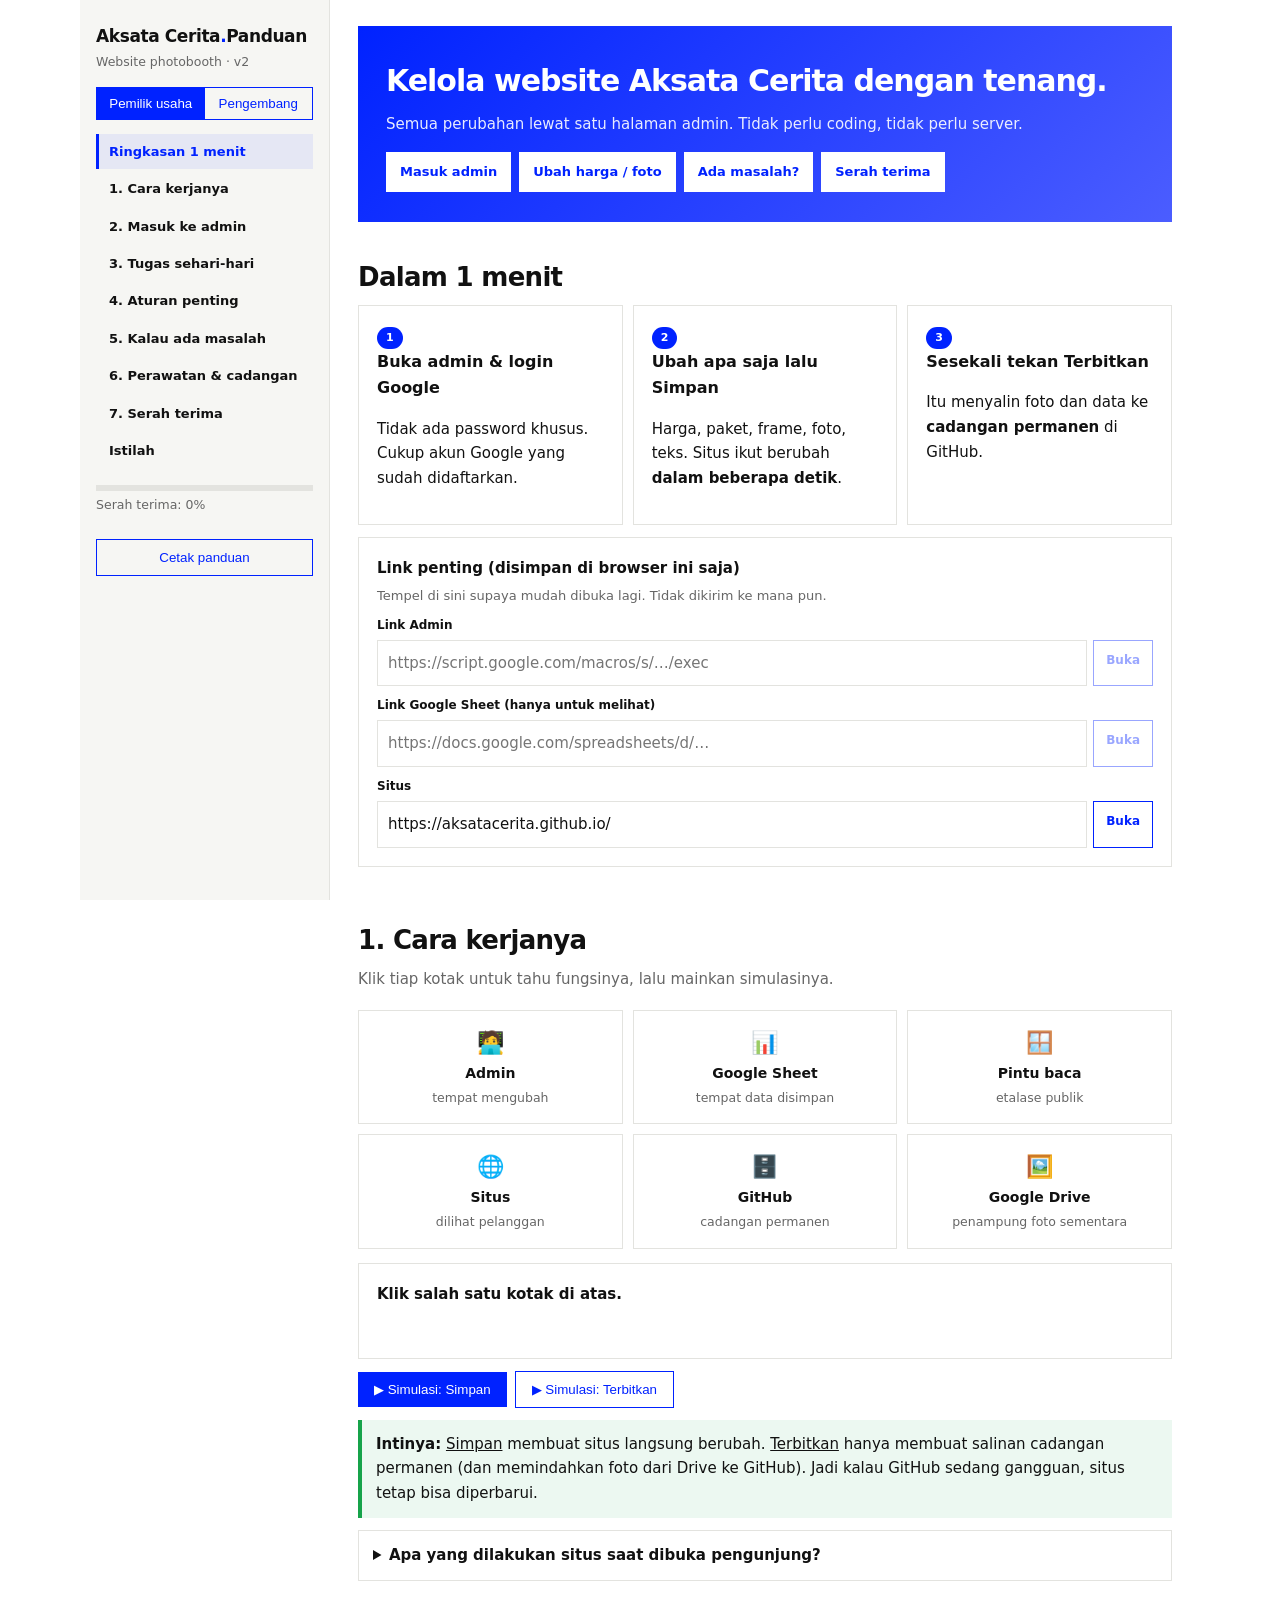
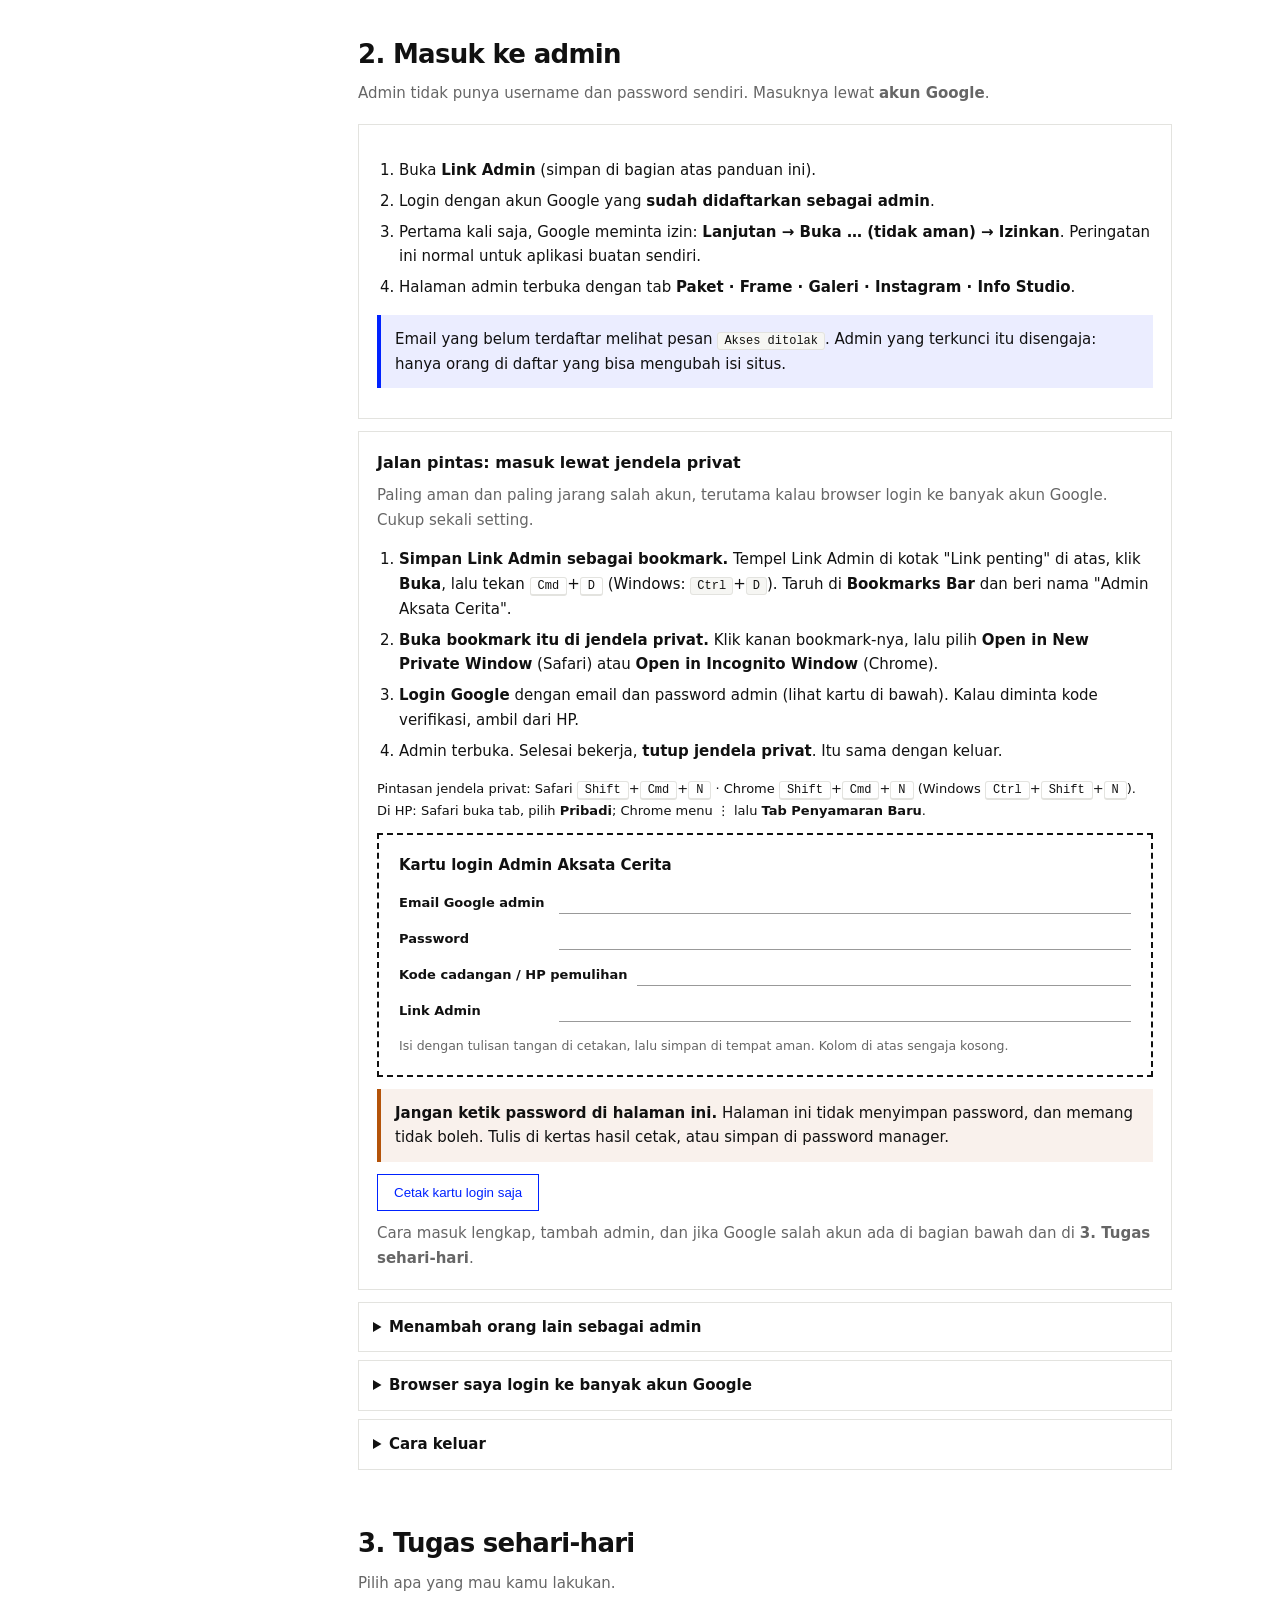
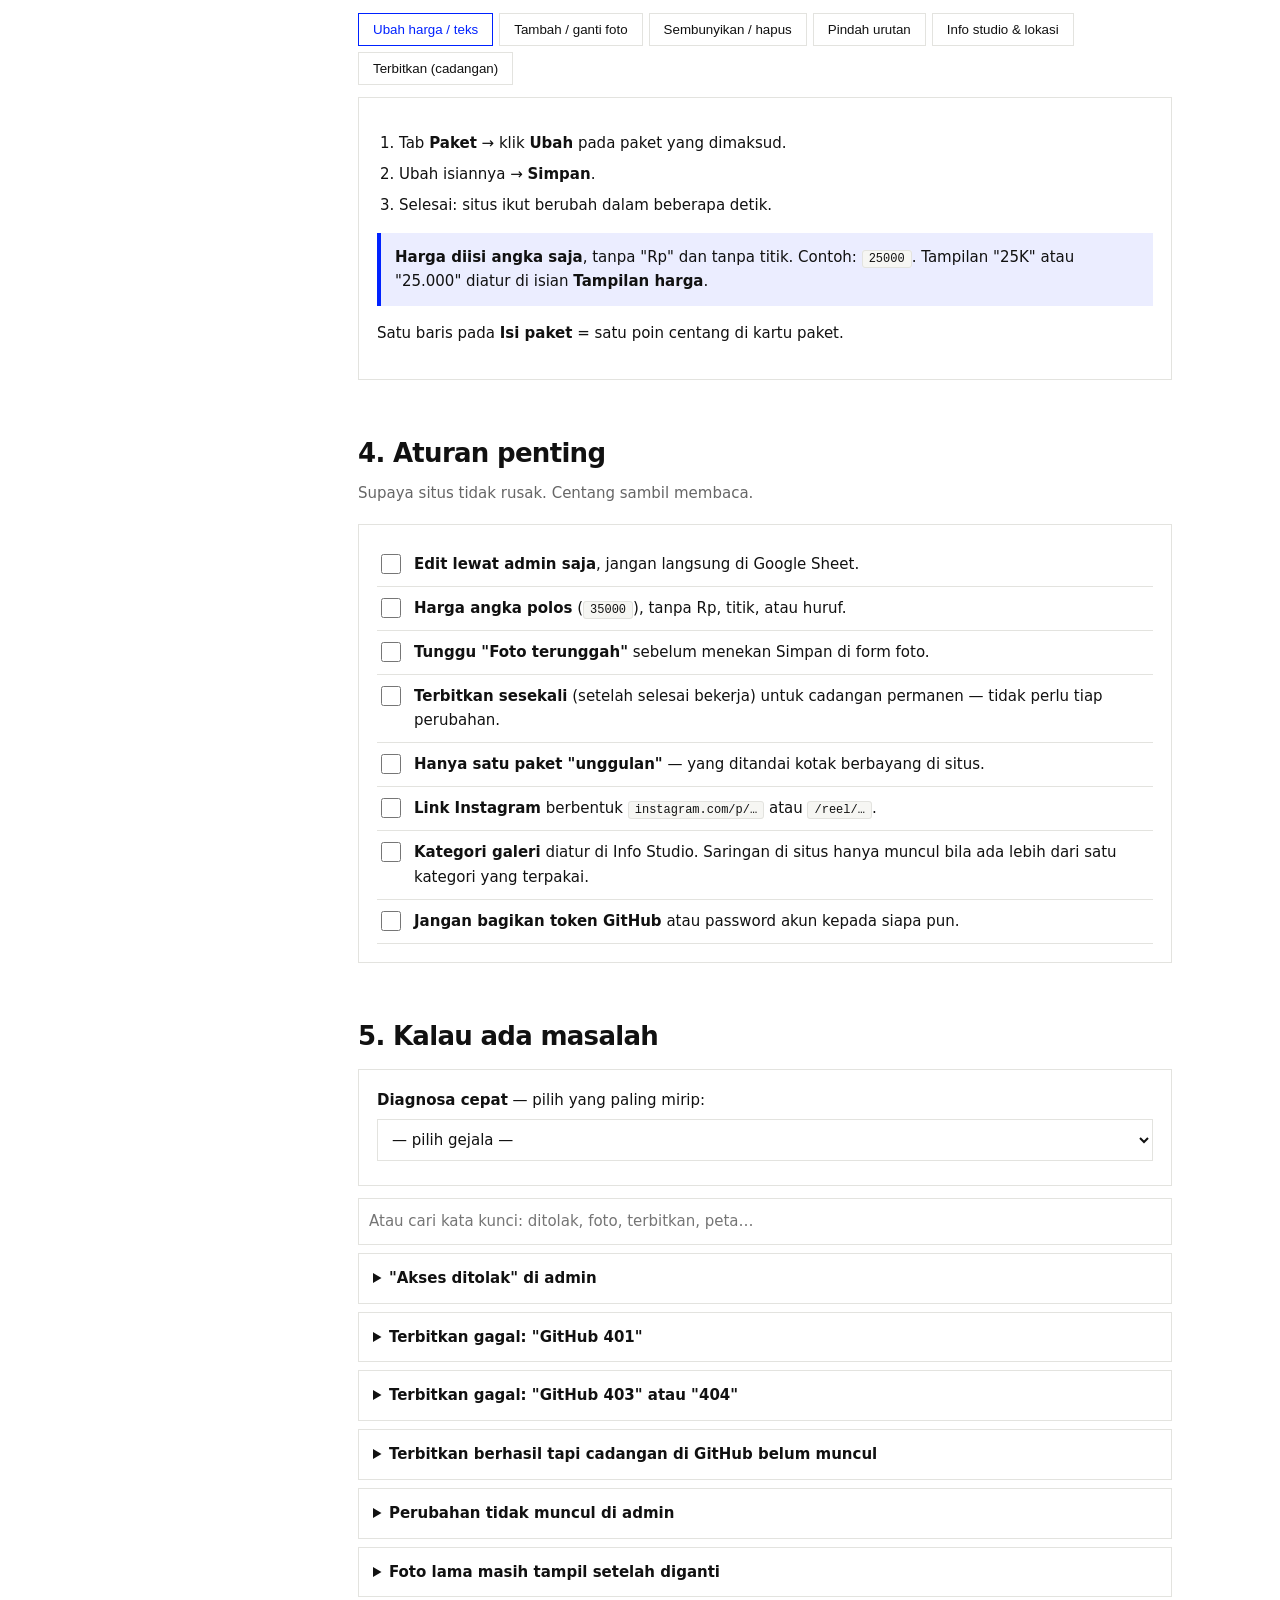
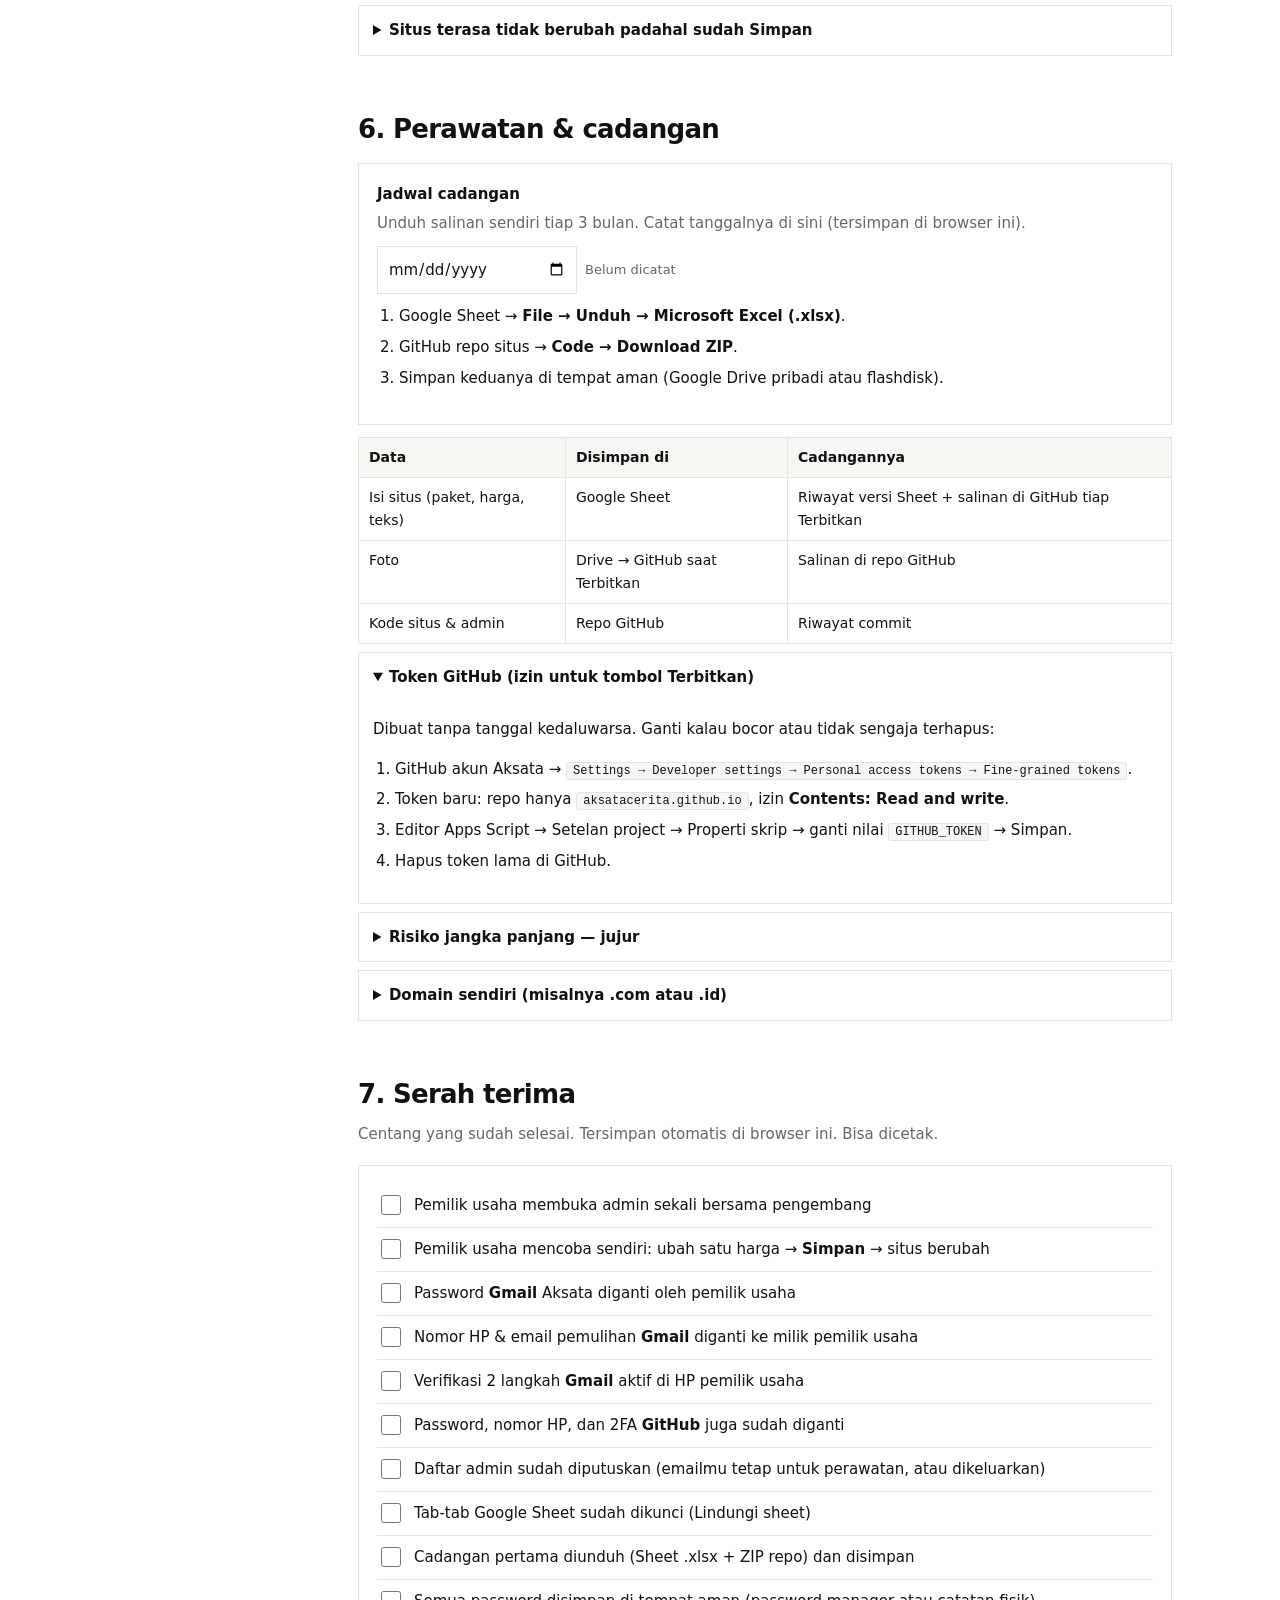
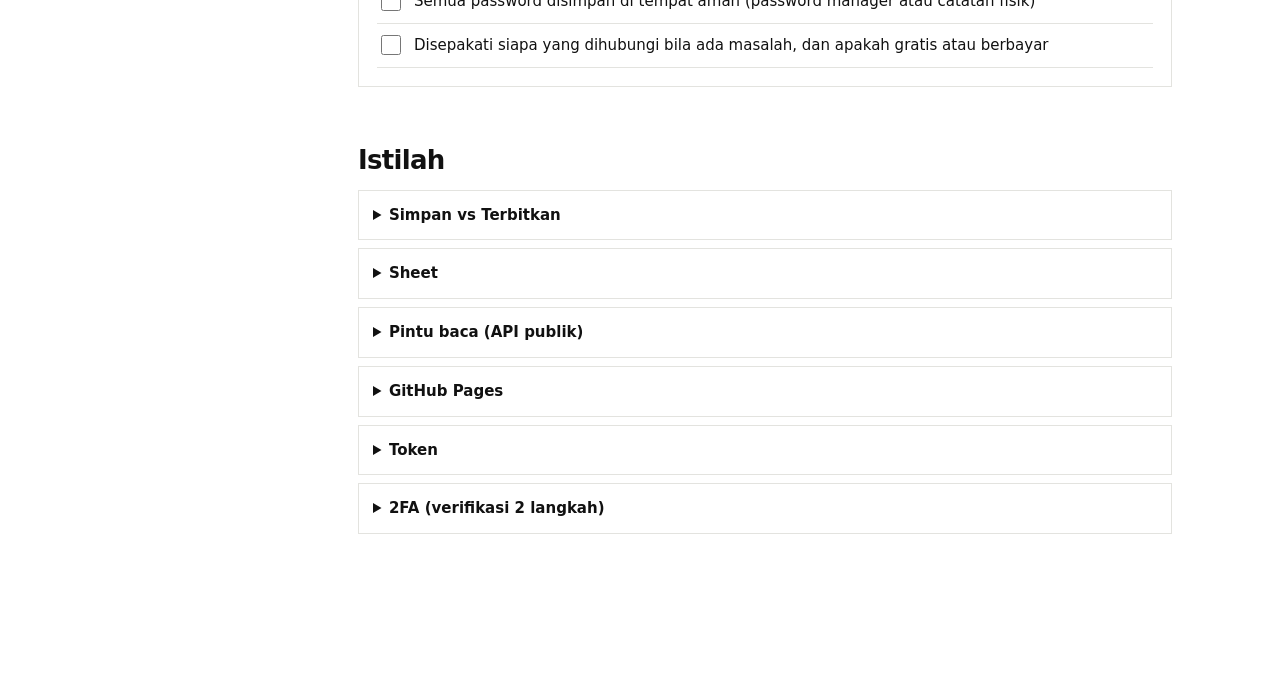
<file: docs/panduan.html>
<!doctype html>
<html lang="id">
<head>
<meta charset="utf-8">
<meta name="viewport" content="width=device-width, initial-scale=1">
<meta name="robots" content="noindex">
<title>Panduan Aksata Cerita</title>
<style>
:root{--blue:#0022ff;--ink:#111;--muted:#666;--line:#e3e3df;--soft:#f6f6f3;--bg:#fff;--card:#fff;--ok:#16a34a;--warn:#b45309;--bad:#d22;--orange:#ff6738}
@media (prefers-color-scheme:dark){:root{--ink:#f2f2f0;--muted:#a3a3a0;--line:#2c2c2e;--soft:#141416;--bg:#0d0d0f;--card:#19191c;--blue:#8a98ff}}
*{box-sizing:border-box}
html{scroll-behavior:smooth}
body{margin:0;background:var(--bg);color:var(--ink);font:15px/1.65 "DM Sans",system-ui,-apple-system,"Segoe UI",sans-serif}
a{color:var(--blue)}
h2{font-size:26px;letter-spacing:-.7px;margin:0 0 6px}
h3{margin:0 0 6px;font-size:16px}
.wrap{display:grid;grid-template-columns:250px minmax(0,1fr);max-width:1120px;margin:0 auto}
.side{position:sticky;top:0;align-self:start;height:100vh;overflow:auto;padding:22px 16px;border-right:1px solid var(--line);background:var(--soft)}
.brandline{font-weight:800;letter-spacing:-.4px;font-size:17px}.brandline i{color:var(--blue);font-style:normal}
.side small{display:block;color:var(--muted);margin:2px 0 14px}
.side a.nav{display:block;padding:7px 10px;margin:2px 0;text-decoration:none;color:var(--ink);font-weight:600;font-size:13px;border-left:3px solid transparent}
.side a.nav.on,.side a.nav:hover{border-color:var(--blue);color:var(--blue);background:#0022ff12}
.role{display:flex;border:1.5px solid var(--blue);margin:0 0 14px}
.role button{flex:1;border:0;background:none;color:var(--blue);padding:8px 4px;font:700 12px inherit;cursor:pointer}
.role button.on{background:var(--blue);color:var(--bg)}
.prog{height:6px;background:var(--line);margin:16px 0 4px}.prog i{display:block;height:100%;background:var(--blue);width:0;transition:.4s}
main{padding:26px 28px 100px;min-width:0}
section{margin-bottom:52px;scroll-margin-top:14px}
.sub{color:var(--muted);margin:0 0 18px}
.hero{background:linear-gradient(135deg,var(--blue),#4b5dff);color:#fff;padding:30px 28px;margin:0 0 34px}
.hero h1{margin:0 0 6px;font-size:30px;letter-spacing:-1px}.hero p{margin:0 0 16px;opacity:.9}
.hero .quick{display:flex;flex-wrap:wrap;gap:8px}
.hero .quick a{background:#fff;color:#0022ff;text-decoration:none;font-weight:700;font-size:13px;padding:9px 14px}
.hero .quick a:hover{transform:translateY(-2px)}
.card{border:1px solid var(--line);padding:18px;margin:12px 0;background:var(--card)}
.note{border-left:4px solid var(--blue);background:#0022ff14;padding:12px 14px;margin:12px 0}
.note.warn{border-color:var(--warn);background:#b4530d14}.note.bad{border-color:var(--bad);background:#dd222214}.note.ok{border-color:var(--ok);background:#16a34a14}
ol,ul{padding-left:22px}li{margin:6px 0}
kbd,code{background:var(--soft);border:1px solid var(--line);padding:1px 6px;font:12px ui-monospace,Menlo,monospace;border-radius:3px}
.tabs{display:flex;flex-wrap:wrap;gap:6px;margin:8px 0 12px}
.tabs button{border:1.5px solid var(--line);background:var(--card);padding:8px 14px;font:700 13px inherit;cursor:pointer;color:var(--ink)}
.tabs button.on{border-color:var(--blue);color:var(--blue)}
.pane{display:none}.pane.on{display:block}
details{border:1px solid var(--line);margin:8px 0;background:var(--card)}
summary{cursor:pointer;padding:12px 14px;font-weight:700}details>div{padding:0 14px 14px}
pre{background:#0d0d0f;color:#f2f2f0;padding:14px;overflow:auto;position:relative;margin:10px 0;font:12.5px/1.55 ui-monospace,Menlo,monospace;border:1px solid #2c2c2e}
.copy{position:absolute;top:8px;right:8px;border:0;background:#ffffff26;color:#fff;padding:4px 10px;cursor:pointer;font-size:11px}
.check{display:flex;gap:10px;align-items:flex-start;padding:9px 0;border-bottom:1px solid var(--line);cursor:pointer}
.check input{width:20px;height:20px;margin-top:2px;accent-color:var(--blue);flex:none}
.check.done span{text-decoration:line-through;color:var(--muted)}
.links label{display:block;font-weight:700;font-size:12px;margin:10px 0 4px}
input.t,.search,select.t{width:100%;padding:10px;border:1px solid var(--line);font:inherit;background:var(--card);color:var(--ink)}
.links .row{display:flex;gap:6px}.links .row a{flex:none;padding:10px 12px;border:1.5px solid var(--blue);text-decoration:none;font-weight:700;font-size:12px}
.pill{display:inline-block;padding:2px 9px;font-size:11px;font-weight:700;background:var(--blue);color:var(--bg);border-radius:20px}
.grid{display:grid;grid-template-columns:repeat(auto-fit,minmax(210px,1fr));gap:10px}.grid .card{margin:0}
/* peta sistem */
.map{display:grid;grid-template-columns:repeat(3,1fr);gap:10px;margin:14px 0}
.node{border:1.5px solid var(--line);background:var(--card);padding:14px 10px;text-align:center;cursor:pointer;transition:.25s;font:inherit;color:var(--ink)}
.node b{display:block;font-size:14px}.node small{color:var(--muted)}
.node:hover{transform:translateY(-3px);border-color:var(--blue)}
.node.sel{border-color:var(--blue);background:#0022ff14}
.node.lit{border-color:var(--ok);background:#16a34a1c;box-shadow:0 0 0 3px #16a34a33}
.node .ic{font-size:22px}
#nodeInfo{min-height:96px}
.sim{display:flex;flex-wrap:wrap;gap:8px;align-items:center;margin:10px 0}
.btn{border:0;background:var(--blue);color:var(--bg);font:700 13px inherit;padding:10px 16px;cursor:pointer}
.btn.ghost{background:none;color:var(--blue);border:1.5px solid var(--blue)}
#simLog{font-size:13px;color:var(--muted);min-height:22px}
/* diagnosa */
.diag select{margin:6px 0}
#diagOut{display:none}
/* tabel */
table{border-collapse:collapse;width:100%;font-size:14px}
td,th{border:1px solid var(--line);padding:8px 10px;text-align:left;vertical-align:top}th{background:var(--soft)}
.dev{display:none}body.is-dev .dev{display:block}
.tag{font-size:10px;font-weight:800;letter-spacing:1px;color:var(--muted);text-transform:uppercase}
@media (max-width:860px){.wrap{display:block}.side{position:static;height:auto;border:0;border-bottom:1px solid var(--line)}main{padding:18px 14px 90px}.map{grid-template-columns:1fr 1fr}.hero h1{font-size:24px}}
@media print{.side,.hero .quick,.copy,.sim,.role,#faqSearch,.tabs{display:none}.wrap{display:block}main{padding:0}section{break-inside:avoid}details{break-inside:avoid}details>div{display:block}details[open]{}body{background:#fff;color:#000}}

.kartu{border:2px dashed var(--ink,#111);padding:18px 20px;margin:12px 0;background:#fff;color:#111}
.kartu h4{margin:0 0 12px;font-size:15px}
.kartu .ln{display:flex;align-items:flex-end;gap:10px;margin:14px 0;font-size:13px}
.kartu .ln b{flex:none;min-width:150px}
.kartu .ln span{flex:1;border-bottom:1.5px solid #999;min-height:22px;font-size:12px;word-break:break-all;color:#0022ff}
.kartu small{display:block;color:#666;margin-top:10px}
.keys kbd{border:1px solid var(--line);border-bottom-width:2px;padding:1px 7px;font:600 12px inherit;background:#fff}
@media print{body.print-kartu *{visibility:hidden}body.print-kartu #kartu,body.print-kartu #kartu *{visibility:visible}body.print-kartu #kartu{position:absolute;left:0;top:0;width:100%}}
</style>
</head>
<body>
<div class="wrap">
<aside class="side">
  <div class="brandline">Aksata Cerita<i>.</i>Panduan</div><small>Website photobooth · v2</small>
  <div class="role" id="role"><button data-r="own" class="on">Pemilik usaha</button><button data-r="dev">Pengembang</button></div>
  <nav id="nav">
    <a class="nav" href="#ringkas">Ringkasan 1 menit</a>
    <a class="nav" href="#cara">1. Cara kerjanya</a>
    <a class="nav" href="#masuk">2. Masuk ke admin</a>
    <a class="nav" href="#tugas">3. Tugas sehari-hari</a>
    <a class="nav" href="#aturan">4. Aturan penting</a>
    <a class="nav" href="#masalah">5. Kalau ada masalah</a>
    <a class="nav" href="#rawat">6. Perawatan &amp; cadangan</a>
    <a class="nav" href="#serah">7. Serah terima</a>
    <a class="nav" href="#dev" id="devLink" style="display:none">8. Untuk pengembang</a>
    <a class="nav" href="#istilah">Istilah</a>
  </nav>
  <div class="prog"><i id="bar"></i></div><small id="barTxt">Serah terima: 0%</small>
  <button class="btn ghost" style="width:100%;margin-top:10px" onclick="window.print()">Cetak panduan</button>
</aside>

<main>
<div class="hero" id="ringkas">
  <h1>Kelola website Aksata Cerita dengan tenang.</h1>
  <p>Semua perubahan lewat satu halaman admin. Tidak perlu coding, tidak perlu server.</p>
  <div class="quick"><a href="#masuk">Masuk admin</a><a href="#tugas">Ubah harga / foto</a><a href="#masalah">Ada masalah?</a><a href="#serah">Serah terima</a></div>
</div>

<section>
  <h2>Dalam 1 menit</h2>
  <div class="grid">
    <div class="card"><span class="pill">1</span><h3>Buka admin &amp; login Google</h3><p>Tidak ada password khusus. Cukup akun Google yang sudah didaftarkan.</p></div>
    <div class="card"><span class="pill">2</span><h3>Ubah apa saja lalu Simpan</h3><p>Harga, paket, frame, foto, teks. Situs ikut berubah <b>dalam beberapa detik</b>.</p></div>
    <div class="card"><span class="pill">3</span><h3>Sesekali tekan Terbitkan</h3><p>Itu menyalin foto dan data ke <b>cadangan permanen</b> di GitHub.</p></div>
  </div>
  <div class="card links">
    <b>Link penting (disimpan di browser ini saja)</b>
    <p style="margin:4px 0;color:var(--muted);font-size:13px">Tempel di sini supaya mudah dibuka lagi. Tidak dikirim ke mana pun.</p>
    <label>Link Admin</label><div class="row"><input class="t" data-link="admin" placeholder="https://script.google.com/macros/s/…/exec"><a href="#" data-open="admin" target="_blank" rel="noopener">Buka</a></div>
    <label>Link Google Sheet (hanya untuk melihat)</label><div class="row"><input class="t" data-link="sheet" placeholder="https://docs.google.com/spreadsheets/d/…"><a href="#" data-open="sheet" target="_blank" rel="noopener">Buka</a></div>
    <label>Situs</label><div class="row"><input class="t" data-link="site" value="https://aksatacerita.github.io/"><a href="#" data-open="site" target="_blank" rel="noopener">Buka</a></div>
  </div>
</section>

<section id="cara">
  <h2>1. Cara kerjanya</h2>
  <p class="sub">Klik tiap kotak untuk tahu fungsinya, lalu mainkan simulasinya.</p>
  <div class="map" id="map">
    <button class="node" data-n="admin"><span class="ic">🧑‍💻</span><b>Admin</b><small>tempat mengubah</small></button>
    <button class="node" data-n="sheet"><span class="ic">📊</span><b>Google Sheet</b><small>tempat data disimpan</small></button>
    <button class="node" data-n="public"><span class="ic">🪟</span><b>Pintu baca</b><small>etalase publik</small></button>
    <button class="node" data-n="site"><span class="ic">🌐</span><b>Situs</b><small>dilihat pelanggan</small></button>
    <button class="node" data-n="github"><span class="ic">🗄️</span><b>GitHub</b><small>cadangan permanen</small></button>
    <button class="node" data-n="drive"><span class="ic">🖼️</span><b>Google Drive</b><small>penampung foto sementara</small></button>
  </div>
  <div class="card" id="nodeInfo"><b>Klik salah satu kotak di atas.</b></div>
  <div class="sim">
    <button class="btn" id="simSave">▶ Simulasi: Simpan</button>
    <button class="btn ghost" id="simPub">▶ Simulasi: Terbitkan</button>
    <span id="simLog"></span>
  </div>
  <div class="note ok"><b>Intinya:</b> <u>Simpan</u> membuat situs langsung berubah. <u>Terbitkan</u> hanya membuat salinan cadangan permanen (dan memindahkan foto dari Drive ke GitHub). Jadi kalau GitHub sedang gangguan, situs tetap bisa diperbarui.</div>
  <details><summary>Apa yang dilakukan situs saat dibuka pengunjung?</summary><div>
    <ol><li>Menampilkan <b>salinan cepat</b> (<code>data.json</code>) dalam sekitar setengah detik.</li>
    <li>Lalu mengambil <b>isi terbaru dari Sheet</b> lewat pintu baca. Kalau berbeda, tampilan diperbarui otomatis (sekitar 2 detik).</li>
    <li>Kalau Google sedang bermasalah, pengunjung tetap melihat salinan cepat tadi — tidak pernah halaman kosong.</li></ol>
  </div></details>
</section>

<section id="masuk">
  <h2>2. Masuk ke admin</h2>
  <p class="sub">Admin tidak punya username dan password sendiri. Masuknya lewat <b>akun Google</b>.</p>
  <div class="card"><ol>
    <li>Buka <b>Link Admin</b> (simpan di bagian atas panduan ini).</li>
    <li>Login dengan akun Google yang <b>sudah didaftarkan sebagai admin</b>.</li>
    <li>Pertama kali saja, Google meminta izin: <b>Lanjutan → Buka … (tidak aman) → Izinkan</b>. Peringatan ini normal untuk aplikasi buatan sendiri.</li>
    <li>Halaman admin terbuka dengan tab <b>Paket · Frame · Galeri · Instagram · Info Studio</b>.</li>
  </ol>
  <div class="note">Email yang belum terdaftar melihat pesan <code>Akses ditolak</code>. Admin yang terkunci itu disengaja: hanya orang di daftar yang bisa mengubah isi situs.</div></div>
  <div class="card" id="jalan-pintas">
    <h3 style="margin:0 0 6px">Jalan pintas: masuk lewat jendela privat</h3>
    <p class="sub" style="margin:0 0 10px">Paling aman dan paling jarang salah akun, terutama kalau browser login ke banyak akun Google. Cukup sekali setting.</p>
    <ol>
      <li><b>Simpan Link Admin sebagai bookmark.</b> Tempel Link Admin di kotak "Link penting" di atas, klik <b>Buka</b>, lalu tekan <span class="keys"><kbd>Cmd</kbd>+<kbd>D</kbd></span> (Windows: <kbd>Ctrl</kbd>+<kbd>D</kbd>). Taruh di <b>Bookmarks Bar</b> dan beri nama "Admin Aksata Cerita".</li>
      <li><b>Buka bookmark itu di jendela privat.</b> Klik kanan bookmark-nya, lalu pilih <b>Open in New Private Window</b> (Safari) atau <b>Open in Incognito Window</b> (Chrome).</li>
      <li><b>Login Google</b> dengan email dan password admin (lihat kartu di bawah). Kalau diminta kode verifikasi, ambil dari HP.</li>
      <li>Admin terbuka. Selesai bekerja, <b>tutup jendela privat</b>. Itu sama dengan keluar.</li>
    </ol>
    <p class="keys" style="margin:8px 0 0;font-size:13px">Pintasan jendela privat: Safari <kbd>Shift</kbd>+<kbd>Cmd</kbd>+<kbd>N</kbd> · Chrome <kbd>Shift</kbd>+<kbd>Cmd</kbd>+<kbd>N</kbd> (Windows <kbd>Ctrl</kbd>+<kbd>Shift</kbd>+<kbd>N</kbd>). Di HP: Safari buka tab, pilih <b>Pribadi</b>; Chrome menu ⋮ lalu <b>Tab Penyamaran Baru</b>.</p>

    <div class="kartu" id="kartu">
      <h4>Kartu login Admin Aksata Cerita</h4>
      <div class="ln"><b>Email Google admin</b><span></span></div>
      <div class="ln"><b>Password</b><span></span></div>
      <div class="ln"><b>Kode cadangan / HP pemulihan</b><span></span></div>
      <div class="ln"><b>Link Admin</b><span data-fill="admin"></span></div>
      <small>Isi dengan tulisan tangan di cetakan, lalu simpan di tempat aman. Kolom di atas sengaja kosong.</small>
    </div>
    <div class="note warn"><b>Jangan ketik password di halaman ini.</b> Halaman ini tidak menyimpan password, dan memang tidak boleh. Tulis di kertas hasil cetak, atau simpan di password manager.</div>
    <button class="btn ghost" id="printKartu" type="button">Cetak kartu login saja</button>
    <p class="sub" style="margin:10px 0 0">Cara masuk lengkap, tambah admin, dan jika Google salah akun ada di bagian bawah dan di <b>3. Tugas sehari-hari</b>.</p>
  </div>
  <details><summary>Menambah orang lain sebagai admin</summary><div><ol>
    <li>Google Sheet → <b>Bagikan</b> → tambahkan emailnya sebagai <b>Editor</b>.</li>
    <li>Editor Apps Script → <b>Setelan project</b> (ikon roda) → <b>Properti skrip</b>.</li>
    <li>Edit <code>ADMIN_EMAILS</code>, tambahkan emailnya dipisah koma: <code>aksata@gmail.com,klien@gmail.com</code>.</li>
    <li>Kalau tab Sheet dikunci, tambahkan juga ke daftar yang boleh mengedit.</li></ol></div></details>
  <details><summary>Browser saya login ke banyak akun Google</summary><div>
    <p>Google bisa membuka link dengan akun yang salah ("tidak dapat membuka file"). Dua cara:</p>
    <ul><li>Pakai <b>jendela privat</b>, login hanya ke akun admin, lalu buka link admin.</li>
    <li>Atau ganti <code>/macros/s/</code> pada link menjadi <code>/macros/u/<b>1</b>/s/</code> (coba 0, 1, 2, …).</li></ul></div></details>
  <details><summary>Cara keluar</summary><div>Admin mengikuti login Google di browser. Logout dari akun Google atau tutup jendela privat.</div></details>
</section>

<section id="tugas">
  <h2>3. Tugas sehari-hari</h2>
  <p class="sub">Pilih apa yang mau kamu lakukan.</p>
  <div class="tabs" id="tabs">
    <button class="on" data-p="p1">Ubah harga / teks</button><button data-p="p2">Tambah / ganti foto</button><button data-p="p3">Sembunyikan / hapus</button>
    <button data-p="p4">Pindah urutan</button><button data-p="p5">Info studio &amp; lokasi</button><button data-p="p6">Terbitkan (cadangan)</button>
  </div>
  <div class="pane on" id="p1"><div class="card"><ol>
    <li>Tab <b>Paket</b> → klik <b>Ubah</b> pada paket yang dimaksud.</li><li>Ubah isiannya → <b>Simpan</b>.</li><li>Selesai: situs ikut berubah dalam beberapa detik.</li></ol>
    <div class="note"><b>Harga diisi angka saja</b>, tanpa "Rp" dan tanpa titik. Contoh: <code>25000</code>. Tampilan "25K" atau "25.000" diatur di isian <b>Tampilan harga</b>.</div>
    <p>Satu baris pada <b>Isi paket</b> = satu poin centang di kartu paket.</p></div></div>
  <div class="pane" id="p2"><div class="card"><ol>
    <li>Tab <b>Galeri</b> (atau <b>Frame</b>) → <b>+ Tambah foto</b>.</li><li>Isi judul dan kategori, lalu pilih fotonya.</li>
    <li><b>Tunggu tulisan "Foto terunggah"</b> sebelum menekan Simpan.</li><li><b>Simpan</b> → foto langsung tampil.</li></ol>
    <p><b>Mengganti foto:</b> <b>Ubah</b> pada item → pilih foto baru → tunggu "Foto terunggah" → Simpan.</p>
    <div class="note">Foto besar tidak masalah — otomatis dikecilkan sebelum diunggah. Sebelum Terbitkan, foto baru ditampilkan dari Drive; setelah Terbitkan, disalin ke GitHub agar tidak bergantung pada Drive.</div></div></div>
  <div class="pane" id="p3"><div class="card">
    <p><b>Sembunyikan sementara</b> (data tetap tersimpan):</p>
    <ol><li><b>Pilih</b> → centang item → <b>Sembunyikan</b>; atau <b>Ubah</b> → matikan "Tampilkan di situs".</li></ol>
    <p><b>Hapus:</b> tombol <b>Hapus</b> di barisnya. Banyak sekaligus: <b>Pilih</b> → centang → <b>Hapus</b>.</p>
    <div class="note warn">Hapus tidak bisa dibatalkan di admin. Kalau ragu, pilih <b>Sembunyikan</b>.</div></div></div>
  <div class="pane" id="p4"><div class="card"><ol>
    <li>Cari simbol <b>⠿</b> di kiri tiap baris.</li><li><b>Tahan</b> lalu geser ke posisi baru (di HP, menahan di bagian kosong baris juga bisa).</li>
    <li>Lepas. Muncul "Urutan tersimpan." — urutan di situs ikut berubah.</li></ol></div></div>
  <div class="pane" id="p5"><div class="card">
    <p>Tab <b>Info Studio</b>: nama dan alamat, jam buka, kontak, kalimat pembuka, bagian yang ditampilkan, daftar pilihan cepat, judul untuk Google.</p>
    <p><b>Menggeser lokasi peta:</b></p><ol>
    <li>Google Maps → klik kanan titik studio → klik angka koordinat paling atas untuk menyalin.</li>
    <li>Angka pertama → <b>Latitude</b>, angka kedua → <b>Longitude</b> (pakai titik, bukan koma).</li>
    <li>Kosongkan <b>Link Google Maps</b> supaya tombolnya mengikuti koordinat.</li></ol>
    <pre><button class="copy" data-copy="Jl. I Gusti Ngurah Rai Gg. 8 No. 90,&#10;Jepun, Kec. Tulungagung, Kabupaten Tulungagung, Jawa Timur 66218">Salin</button>Jl. I Gusti Ngurah Rai Gg. 8 No. 90,
Jepun, Kec. Tulungagung, Kabupaten Tulungagung, Jawa Timur 66218</pre>
    <p style="color:var(--muted);font-size:13px">↑ Contoh format alamat (dua baris).</p></div></div>
  <div class="pane" id="p6"><div class="card"><ol>
    <li>Setelah selesai bekerja, klik <b>Terbitkan ke situs</b> (kanan atas).</li><li>Tunggu <b>"Terbit! …"</b>. Itu berarti foto dan data tersalin ke GitHub.</li>
    <li>Jangan menekan berulang kali. Cukup sekali setelah semua perubahan selesai.</li></ol>
    <div class="note">Tulisan oranye <i>"Ada perubahan yang belum diterbitkan"</i> muncul setelah kamu menyimpan sesuatu. Situs sudah berubah; yang belum hanya <u>cadangan permanennya</u>.</div></div></div>
</section>

<section id="aturan">
  <h2>4. Aturan penting</h2><p class="sub">Supaya situs tidak rusak. Centang sambil membaca.</p>
  <div class="card">
    <label class="check"><input type="checkbox" data-chk="r1"><span><b>Edit lewat admin saja</b>, jangan langsung di Google Sheet.</span></label>
    <label class="check"><input type="checkbox" data-chk="r2"><span><b>Harga angka polos</b> (<code>35000</code>), tanpa Rp, titik, atau huruf.</span></label>
    <label class="check"><input type="checkbox" data-chk="r3"><span><b>Tunggu "Foto terunggah"</b> sebelum menekan Simpan di form foto.</span></label>
    <label class="check"><input type="checkbox" data-chk="r4"><span><b>Terbitkan sesekali</b> (setelah selesai bekerja) untuk cadangan permanen — tidak perlu tiap perubahan.</span></label>
    <label class="check"><input type="checkbox" data-chk="r5"><span><b>Hanya satu paket "unggulan"</b> — yang ditandai kotak berbayang di situs.</span></label>
    <label class="check"><input type="checkbox" data-chk="r6"><span><b>Link Instagram</b> berbentuk <code>instagram.com/p/…</code> atau <code>/reel/…</code>.</span></label>
    <label class="check"><input type="checkbox" data-chk="r7"><span><b>Kategori galeri</b> diatur di Info Studio. Saringan di situs hanya muncul bila ada lebih dari satu kategori yang terpakai.</span></label>
    <label class="check"><input type="checkbox" data-chk="r8"><span><b>Jangan bagikan token GitHub</b> atau password akun kepada siapa pun.</span></label>
  </div>
</section>

<section id="masalah">
  <h2>5. Kalau ada masalah</h2>
  <div class="card diag">
    <b>Diagnosa cepat</b> — pilih yang paling mirip:
    <select class="t" id="diagSel">
      <option value="">— pilih gejala —</option>
      <option value="a">Admin: "Akses ditolak"</option>
      <option value="b">Admin: "Tidak dapat membuka file" / error Google Drive</option>
      <option value="c">Perubahan sudah Simpan tapi situs belum berubah</option>
      <option value="d">Terbitkan gagal / muncul error merah</option>
      <option value="e">Foto tampil kotak "!" atau tidak muncul</option>
      <option value="f">Harga tampil 0 atau aneh</option>
      <option value="g">Peta menunjuk lokasi yang salah</option>
      <option value="h">Saya salah menghapus / mengubah sesuatu</option>
      <option value="i">Situs kosong / tidak bisa dibuka</option>
    </select>
    <div class="note" id="diagOut"></div>
  </div>
  <input class="search" id="faqSearch" placeholder="Atau cari kata kunci: ditolak, foto, terbitkan, peta…">
  <div id="faq">
    <details><summary>"Akses ditolak" di admin</summary><div>Email yang login belum terdaftar, atau kamu login dengan akun Google yang salah. Minta pemilik menambahkan emailmu (bagian <a href="#masuk">Masuk ke admin</a>).</div></details>
    <details><summary>Terbitkan gagal: "GitHub 401"</summary><div>Token GitHub salah atau dihapus. Buat token baru dan ganti nilai <code>GITHUB_TOKEN</code> (bagian <a href="#rawat">Perawatan</a>).</div></details>
    <details><summary>Terbitkan gagal: "GitHub 403" atau "404"</summary><div><b>403</b>: izin token belum <i>Contents: Read and write</i>. <b>404</b>: nama repo di <code>GITHUB_REPO</code> keliru atau token tidak punya akses ke repo itu.</div></details>
    <details><summary>Terbitkan berhasil tapi cadangan di GitHub belum muncul</summary><div>GitHub kadang butuh 1–3 menit membangun, bahkan lebih saat GitHub sedang gangguan (cek githubstatus.com). Situs sendiri tidak terpengaruh karena membaca langsung dari Sheet.</div></details>
    <details><summary>Perubahan tidak muncul di admin</summary><div>Refresh halaman admin. Admin membaca langsung dari Sheet.</div></details>
    <details><summary>Foto lama masih tampil setelah diganti</summary><div>Refresh keras di browser: <kbd>Cmd</kbd>+<kbd>Shift</kbd>+<kbd>R</kbd> (Windows: <kbd>Ctrl</kbd>+<kbd>Shift</kbd>+<kbd>R</kbd>).</div></details>
    <details><summary>Situs terasa tidak berubah padahal sudah Simpan</summary><div>Data dari Sheet disimpan sementara 5 menit di server, tapi dihapus otomatis setiap kamu menyimpan. Refresh halaman situs. Kalau tetap sama setelah 1 menit, kabari pengembang.</div></details>
  </div>
</section>

<section id="rawat">
  <h2>6. Perawatan &amp; cadangan</h2>
  <div class="card">
    <b>Jadwal cadangan</b>
    <p class="sub" style="margin:4px 0 10px">Unduh salinan sendiri tiap 3 bulan. Catat tanggalnya di sini (tersimpan di browser ini).</p>
    <div class="row" style="display:flex;gap:8px;flex-wrap:wrap;align-items:center"><input class="t" type="date" id="bkDate" style="max-width:200px"><span id="bkMsg" style="font-size:13px"></span></div>
    <ol style="margin-top:10px"><li>Google Sheet → <b>File → Unduh → Microsoft Excel (.xlsx)</b>.</li><li>GitHub repo situs → <b>Code → Download ZIP</b>.</li><li>Simpan keduanya di tempat aman (Google Drive pribadi atau flashdisk).</li></ol>
  </div>
  <table>
    <tr><th>Data</th><th>Disimpan di</th><th>Cadangannya</th></tr>
    <tr><td>Isi situs (paket, harga, teks)</td><td>Google Sheet</td><td>Riwayat versi Sheet + salinan di GitHub tiap Terbitkan</td></tr>
    <tr><td>Foto</td><td>Drive → GitHub saat Terbitkan</td><td>Salinan di repo GitHub</td></tr>
    <tr><td>Kode situs &amp; admin</td><td>Repo GitHub</td><td>Riwayat commit</td></tr>
  </table>
  <details open><summary>Token GitHub (izin untuk tombol Terbitkan)</summary><div>
    <p>Dibuat tanpa tanggal kedaluwarsa. Ganti kalau bocor atau tidak sengaja terhapus:</p><ol>
    <li>GitHub akun Aksata → <code>Settings → Developer settings → Personal access tokens → Fine-grained tokens</code>.</li>
    <li>Token baru: repo hanya <code>aksatacerita.github.io</code>, izin <b>Contents: Read and write</b>.</li>
    <li>Editor Apps Script → Setelan project → Properti skrip → ganti nilai <code>GITHUB_TOKEN</code> → Simpan.</li><li>Hapus token lama di GitHub.</li></ol></div></details>
  <details><summary>Risiko jangka panjang — jujur</summary><div><ul>
    <li><b>Akun terkunci / lupa password</b> (Gmail atau GitHub): risiko terbesar. Cegah dengan 2FA, nomor HP &amp; email pemulihan yang benar, dan kode cadangan.</li>
    <li><b>Aturan layanan gratis berubah</b>: tidak ada kontrak. Karena itu cadangan manual di atas penting.</li>
    <li><b>Trafik sangat besar</b>: kuota harian Google bisa habis; situs tetap tampil dari salinan statis.</li>
    <li><b>Tidak ada yang memantau</b>: pastikan ada satu orang yang dihubungi bila ada gangguan.</li></ul></div></details>
  <details><summary>Domain sendiri (misalnya .com atau .id)</summary><div>Opsional, atas nama pemilik usaha. Setelah dibeli, arahkan ke GitHub Pages di <code>Settings → Pages → Custom domain</code> pada repo situs. Untuk cetakan permanen (banner, kartu nama, QR) domain sendiri lebih aman daripada link pendek gratis.</div></details>
</section>

<section id="serah">
  <h2>7. Serah terima</h2>
  <p class="sub">Centang yang sudah selesai. Tersimpan otomatis di browser ini. Bisa dicetak.</p>
  <div class="card" id="handover">
    <label class="check"><input type="checkbox" data-chk="h1"><span>Pemilik usaha membuka admin sekali bersama pengembang</span></label>
    <label class="check"><input type="checkbox" data-chk="h6"><span>Pemilik usaha mencoba sendiri: ubah satu harga → <b>Simpan</b> → situs berubah</span></label>
    <label class="check"><input type="checkbox" data-chk="h2"><span>Password <b>Gmail</b> Aksata diganti oleh pemilik usaha</span></label>
    <label class="check"><input type="checkbox" data-chk="h3"><span>Nomor HP &amp; email pemulihan <b>Gmail</b> diganti ke milik pemilik usaha</span></label>
    <label class="check"><input type="checkbox" data-chk="h4"><span>Verifikasi 2 langkah <b>Gmail</b> aktif di HP pemilik usaha</span></label>
    <label class="check"><input type="checkbox" data-chk="h5"><span>Password, nomor HP, dan 2FA <b>GitHub</b> juga sudah diganti</span></label>
    <label class="check"><input type="checkbox" data-chk="h7"><span>Daftar admin sudah diputuskan (emailmu tetap untuk perawatan, atau dikeluarkan)</span></label>
    <label class="check"><input type="checkbox" data-chk="h9"><span>Tab-tab Google Sheet sudah dikunci (Lindungi sheet)</span></label>
    <label class="check"><input type="checkbox" data-chk="h10"><span>Cadangan pertama diunduh (Sheet .xlsx + ZIP repo) dan disimpan</span></label>
    <label class="check"><input type="checkbox" data-chk="h8"><span>Semua password disimpan di tempat aman (password manager atau catatan fisik)</span></label>
    <label class="check"><input type="checkbox" data-chk="h11"><span>Disepakati siapa yang dihubungi bila ada masalah, dan apakah gratis atau berbayar</span></label>
  </div>
</section>

<section id="dev" class="dev">
  <h2>8. Untuk pengembang</h2><p class="sub">Ringkasan teknis. Detail lengkap ada di <code>README.md</code> repo.</p>
  <div class="card"><b>Struktur repo</b>
<pre><button class="copy" data-copy="docs/            situs statis (GitHub Pages)
  index.html, css/, js/, img/, data.json, panduan.html
apps-script/     admin &amp; API (Google Apps Script, via clasp)
  Code.gs, Admin.html, appsscript.json">Salin</button>docs/            situs statis (GitHub Pages)
  index.html  css/  js/  img/  data.json  panduan.html
apps-script/     admin + API (Google Apps Script, via clasp)
  Code.gs  Admin.html  appsscript.json</pre></div>
  <div class="card"><b>Dua deployment Apps Script</b><table>
    <tr><th>Nama</th><th>Dijalankan sebagai</th><th>Akses</th><th>Fungsi</th></tr>
    <tr><td>Admin</td><td>Pengguna yang membuka</td><td>Akun Google + daftar <code>ADMIN_EMAILS</code></td><td>Admin web app</td></tr>
    <tr><td>Publik (hanya baca)</td><td>Pemilik</td><td>Siapa saja</td><td><code>?action=public</code> → JSON isi situs (cache 5 menit, dihapus tiap menyimpan)</td></tr></table>
  <p>Alamat pintu baca ada di <code>docs/js/config.js</code> (<code>API_URL</code>). Kosongkan untuk mematikannya; situs kembali memakai <code>data.json</code>.</p></div>
  <div class="card"><b>Perintah</b>
<pre><button class="copy" data-copy="cd apps-script
npx @google/clasp push -f
npx @google/clasp create-version &quot;catatan&quot;
npx @google/clasp list-deployments
npx @google/clasp update-deployment &lt;deploymentId&gt; -V &lt;versi&gt; -d &quot;Admin vN&quot;">Salin</button>cd apps-script
npx @google/clasp push -f
npx @google/clasp create-version "catatan"
npx @google/clasp list-deployments
npx @google/clasp update-deployment &lt;deploymentId&gt; -V &lt;versi&gt; -d "Admin vN"</pre>
  <div class="note warn">Setiap deployment terikat pada <b>versi</b>. Setelah mengubah <code>Code.gs</code>/<code>Admin.html</code>: <code>push</code> → <code>create-version</code> → <code>update-deployment</code> untuk <u>kedua</u> deployment bila perlu. Untuk deployment publik, manifest harus <code>executeAs: USER_DEPLOYING</code> dan <code>access: ANYONE_ANONYMOUS</code> saat versinya dibuat; kembalikan manifest admin setelahnya.</div></div>
  <div class="card"><b>Pratinjau lokal</b>
<pre><button class="copy" data-copy="cd docs &amp;&amp; python3 -m http.server 8000">Salin</button>cd docs &amp;&amp; python3 -m http.server 8000</pre></div>
  <div class="card"><b>Catatan teknis</b><ul>
    <li><code>docs/.nojekyll</code> menonaktifkan Jekyll → build Pages lebih cepat dan stabil.</li>
    <li>Render halaman ada di <code>js/render.js</code>; data diambil lewat <code>js/main.js</code> (data.json dulu, lalu Sheet).</li>
    <li>Sheet memakai format <b>teks biasa</b> pada kolom teks agar locale Indonesia tidak merusak angka desimal (mis. koordinat).</li>
    <li>Terbitkan = satu commit lewat Git Data API: <code>docs/data.json</code> + foto baru; foto yang tak terpakai dihapus.</li></ul></div>
</section>

<section id="istilah">
  <h2>Istilah</h2>
  <details><summary>Simpan vs Terbitkan</summary><div><b>Simpan</b>: mengubah data di Sheet, situs ikut berubah dalam detik. <b>Terbitkan</b>: menyalin data &amp; foto ke GitHub sebagai cadangan permanen.</div></details>
  <details><summary>Sheet</summary><div>Google Spreadsheet tempat semua isi situs disimpan. Dikelola lewat admin; sebaiknya tidak diedit langsung.</div></details>
  <details><summary>Pintu baca (API publik)</summary><div>Alamat khusus yang hanya mengeluarkan isi situs dalam bentuk data, tanpa login. Tidak bisa mengubah apa pun.</div></details>
  <details><summary>GitHub Pages</summary><div>Layanan gratis GitHub yang menayangkan situs dari folder <code>docs/</code> repo.</div></details>
  <details><summary>Token</summary><div>Kunci rahasia yang memberi admin izin menulis ke repo GitHub. Jangan dibagikan.</div></details>
  <details><summary>2FA (verifikasi 2 langkah)</summary><div>Lapisan keamanan tambahan: selain password, login butuh kode dari HP.</div></details>
</section>
</main>
</div>

<script>
(function () {
  var $ = function (s, r) { return (r || document).querySelector(s); };
  var $$ = function (s, r) { return Array.prototype.slice.call((r || document).querySelectorAll(s)); };
  var store = {
    get: function (k) { try { return localStorage.getItem('aksata_guide_' + k); } catch (e) { return null; } },
    set: function (k, v) { try { localStorage.setItem('aksata_guide_' + k, v); } catch (e) {} }
  };

  // Peran: pemilik usaha / pengembang
  function setRole(r) {
    document.body.classList.toggle('is-dev', r === 'dev');
    $$('#role button').forEach(function (b) { b.classList.toggle('on', b.dataset.r === r); });
    $('#devLink').style.display = r === 'dev' ? '' : 'none';
    store.set('role', r);
  }
  $$('#role button').forEach(function (b) { b.addEventListener('click', function () { setRole(b.dataset.r); }); });
  setRole(store.get('role') === 'dev' ? 'dev' : 'own');

  // Tab tugas
  $$('#tabs button').forEach(function (b) {
    b.addEventListener('click', function () {
      $$('#tabs button').forEach(function (x) { x.classList.toggle('on', x === b); });
      $$('.pane').forEach(function (p) { p.classList.toggle('on', p.id === b.dataset.p); });
    });
  });

  // Peta sistem
  var INFO = {
    admin: '<b>🧑‍💻 Admin</b><p>Halaman khusus (Google Apps Script) untuk menambah paket, frame, foto, dan mengubah teks. Terkunci: hanya akun Google yang terdaftar yang bisa masuk.</p>',
    sheet: '<b>📊 Google Sheet</b><p>Tempat semua isi situs disimpan, satu tab untuk tiap bagian. Admin menulis ke sini. Punya <i>Riwayat versi</i> untuk memulihkan kesalahan.</p>',
    public: '<b>🪟 Pintu baca</b><p>Etalase yang hanya boleh dilihat: mengeluarkan isi situs dari Sheet tanpa login. Tidak bisa mengubah apa pun. Hasilnya disimpan sementara 5 menit dan dibersihkan tiap kamu menyimpan.</p>',
    site: '<b>🌐 Situs</b><p>Yang dilihat pelanggan di <code>aksatacerita.github.io</code>. Tampil cepat dari salinan, lalu otomatis memakai isi terbaru dari Sheet.</p>',
    github: '<b>🗄️ GitHub</b><p>Rumah kode situs sekaligus <b>cadangan permanen</b>. Tombol <i>Terbitkan</i> menyalin data dan foto ke sini. Setiap Terbitkan tercatat sebagai commit yang bisa ditelusuri.</p>',
    drive: '<b>🖼️ Google Drive</b><p>Penampung sementara foto yang baru diunggah lewat admin. Setelah <i>Terbitkan</i>, foto disalin ke GitHub sehingga situs tidak bergantung pada Drive.</p>'
  };
  $$('#map .node').forEach(function (n) {
    n.addEventListener('click', function () {
      $$('#map .node').forEach(function (x) { x.classList.toggle('sel', x === n); });
      $('#nodeInfo').innerHTML = INFO[n.dataset.n];
    });
  });
  var timers = [];
  function play(steps, label) {
    timers.forEach(clearTimeout); timers = [];
    $$('#map .node').forEach(function (x) { x.classList.remove('lit'); });
    steps.forEach(function (s, i) {
      timers.push(setTimeout(function () {
        $$('#map .node').forEach(function (x) { x.classList.toggle('lit', s.n.indexOf(x.dataset.n) !== -1); });
        $('#simLog').textContent = (i + 1) + '/' + steps.length + ' — ' + s.t;
        if (i === steps.length - 1) timers.push(setTimeout(function () { $$('#map .node').forEach(function (x) { x.classList.remove('lit'); }); $('#simLog').textContent = label; }, 1800));
      }, i * 1400));
    });
  }
  $('#simSave').addEventListener('click', function () {
    play([{ n: ['admin'], t: 'Kamu mengubah harga di Admin lalu klik Simpan' }, { n: ['sheet'], t: 'Perubahan ditulis ke Google Sheet' },
      { n: ['public'], t: 'Cache pintu baca dihapus, data baru siap' }, { n: ['site'], t: 'Pengunjung membuka situs → melihat harga baru ✓ (hitungan detik)' }], 'Simpan = situs langsung berubah.');
  });
  $('#simPub').addEventListener('click', function () {
    play([{ n: ['admin'], t: 'Kamu klik Terbitkan ke situs' }, { n: ['drive'], t: 'Foto baru diambil dari Drive' },
      { n: ['github'], t: 'Data &amp; foto disalin ke GitHub dalam satu commit'.replace('&amp;', '&') }, { n: ['site'], t: 'Salinan cepat situs ikut diperbarui (1–3 menit)' }], 'Terbitkan = cadangan permanen.');
  });

  // Diagnosa cepat
  var DIAG = {
    a: ['bad', 'Emailmu belum terdaftar sebagai admin, atau kamu login dengan akun Google yang salah. Cek akun yang aktif di pojok kanan atas Google, atau minta pemilik menambahkan emailmu ke <code>ADMIN_EMAILS</code> dan membagikan Sheet sebagai Editor.'],
    b: ['warn', 'Browser memakai akun Google yang salah. Buka link admin di <b>jendela privat</b> setelah login hanya ke akun admin, atau ganti <code>/macros/s/</code> menjadi <code>/macros/u/1/s/</code> (coba 0, 1, 2…).'],
    c: ['warn', '1) Pastikan di admin muncul "Tersimpan." 2) Refresh situs dengan <kbd>Cmd/Ctrl</kbd>+<kbd>Shift</kbd>+<kbd>R</kbd>. 3) Tunggu 1 menit dan coba lagi. Kalau tetap sama, kabari pengembang.'],
    d: ['bad', 'Baca teks error: <b>401</b> = token salah/dihapus (buat token baru); <b>403</b> = izin token belum <i>Contents: Read and write</i>; <b>404</b> = nama repo/akses token keliru. Situs sendiri tidak terpengaruh — hanya cadangan ke GitHub yang gagal. Cara memperbaiki ada di <a href="#rawat">Perawatan</a>.'],
    e: ['warn', 'Foto belum selesai diunggah atau gagal dimuat. Hapus item itu dan unggah ulang; tunggu sampai muncul "Foto terunggah" sebelum Simpan.'],
    f: ['warn', 'Harga harus angka polos (mis. <code>25000</code>). Buka <b>Ubah</b> pada paket dan isi ulang, lalu Simpan.'],
    g: ['warn', 'Periksa <b>Latitude</b> &amp; <b>Longitude</b> di Info Studio (titik desimal, bukan koma) dan <b>kosongkan</b> Link Google Maps. Simpan.'],
    h: ['ok', 'Tenang, bisa dipulihkan: Google Sheet → <b>File → Riwayat versi → Lihat riwayat versi</b>, pilih versi sebelum kesalahan, <b>Pulihkan versi ini</b>. Lalu refresh admin dan periksa.'],
    i: ['bad', 'Cek <a href="https://www.githubstatus.com" target="_blank" rel="noopener">githubstatus.com</a> apakah GitHub Pages sedang gangguan. Kalau normal, hubungi pengembang. Data tetap aman di Sheet dan GitHub.']
  };
  $('#diagSel').addEventListener('change', function (e) {
    var o = $('#diagOut'), d = DIAG[e.target.value];
    if (!d) { o.style.display = 'none'; return; }
    o.className = 'note ' + d[0]; o.innerHTML = d[1]; o.style.display = 'block';
  });

  // Checklist + progres serah terima
  var checks = $$('[data-chk]');
  function progress() {
    var hand = $$('#handover [data-chk]'), done = hand.filter(function (c) { return c.checked; }).length;
    var pct = hand.length ? Math.round(done * 100 / hand.length) : 0;
    $('#bar').style.width = pct + '%'; $('#barTxt').textContent = 'Serah terima: ' + pct + '%';
  }
  checks.forEach(function (c) {
    c.checked = store.get('chk_' + c.dataset.chk) === '1';
    c.closest('.check').classList.toggle('done', c.checked);
    c.addEventListener('change', function () { store.set('chk_' + c.dataset.chk, c.checked ? '1' : '0'); c.closest('.check').classList.toggle('done', c.checked); progress(); });
  });
  progress();

  // Link penting
  $$('[data-link]').forEach(function (i) {
    var saved = store.get('link_' + i.dataset.link); if (saved) i.value = saved;
    var sync = function () {
      store.set('link_' + i.dataset.link, i.value.trim());
      var a = $('[data-open="' + i.dataset.link + '"]'), ok = /^https:\/\//.test(i.value.trim());
      a.href = ok ? i.value.trim() : '#'; a.style.opacity = ok ? 1 : .4;
      $$('[data-fill="' + i.dataset.link + '"]').forEach(function (f) { f.textContent = ok ? i.value.trim() : ''; });
    };
    i.addEventListener('input', sync); sync();
  });

  // Cetak kartu login saja
  $('#printKartu').addEventListener('click', function () {
    document.body.classList.add('print-kartu'); window.print();
    setTimeout(function () { document.body.classList.remove('print-kartu'); }, 500);
  });

  // Tanggal cadangan terakhir
  var bk = $('#bkDate');
  function bkMsg() {
    var v = bk.value, m = $('#bkMsg');
    if (!v) { m.textContent = 'Belum dicatat'; m.style.color = 'var(--muted)'; return; }
    var days = Math.floor((Date.now() - new Date(v).getTime()) / 864e5);
    if (days > 90) { m.textContent = days + ' hari lalu — saatnya mengunduh cadangan baru'; m.style.color = 'var(--bad)'; }
    else { m.textContent = days + ' hari lalu — aman'; m.style.color = 'var(--ok)'; }
  }
  bk.value = store.get('bk') || ''; bk.addEventListener('change', function () { store.set('bk', bk.value); bkMsg(); }); bkMsg();

  // Salin
  $$('[data-copy]').forEach(function (b) {
    b.addEventListener('click', function () {
      var t = b.dataset.copy.replace(/&#10;/g, '\n').replace(/&amp;/g, '&').replace(/&lt;/g, '<').replace(/&gt;/g, '>').replace(/&quot;/g, '"');
      var done = function () { b.textContent = 'Tersalin ✓'; setTimeout(function () { b.textContent = 'Salin'; }, 1500); };
      if (navigator.clipboard) navigator.clipboard.writeText(t).then(done, done); else done();
    });
  });

  // Cari FAQ
  $('#faqSearch').addEventListener('input', function (e) {
    var q = e.target.value.toLowerCase().trim();
    $$('#faq details').forEach(function (d) {
      var show = !q || d.textContent.toLowerCase().indexOf(q) !== -1;
      d.style.display = show ? '' : 'none'; if (q && show) d.open = true;
    });
  });

  // Menu samping ikut posisi gulir
  var links = $$('#nav a.nav');
  function onScroll() {
    var pos = window.scrollY + 140, cur = links[0];
    links.forEach(function (a) { var s = $(a.getAttribute('href')); if (s && s.offsetParent !== null && s.offsetTop <= pos) cur = a; });
    links.forEach(function (a) { a.classList.toggle('on', a === cur); });
  }
  window.addEventListener('scroll', onScroll, { passive: true }); onScroll();
})();
</script>
</body>
</html>
</file>
<file: docs/css/site.css>
@import url("https://fonts.googleapis.com/css2?family=DM+Sans:wght@400;500;600;700&family=Space+Grotesk:wght@400;500;600;700&display=swap");

:root { --blue:#0022ff; --ink:#111; --muted:#5c5c5c; --paper:#fff; --soft:#f6f6f3; --orange:#ff6738; --pink:#ff79b8; --green:#b7e433; }
* { box-sizing:border-box; }
html { scroll-behavior:smooth;overscroll-behavior-y:none; }
body { margin:0; color:var(--ink); background:var(--paper); font-family:"DM Sans",sans-serif; }
body:after { content:"";position:fixed;inset:0;pointer-events:none;z-index:90;opacity:.035;background-image:url("data:image/svg+xml,%3Csvg viewBox='0 0 180 180' xmlns='http://www.w3.org/2000/svg'%3E%3Cfilter id='n'%3E%3CfeTurbulence type='fractalNoise' baseFrequency='.9' numOctaves='3' stitchTiles='stitch'/%3E%3C/filter%3E%3Crect width='100%25' height='100%25' filter='url(%23n)' opacity='.9'/%3E%3C/svg%3E"); }
.scroll-progress { position:fixed;left:0;top:0;height:3px;background:var(--orange);z-index:100;transition:width .1s linear; }
button,a { font:inherit; }
a { color:inherit; text-decoration:none; }
button { cursor:pointer; }
.shell { width:min(1180px,calc(100% - 40px)); margin-inline:auto; }
.ticker { height:29px; background:var(--blue); color:white; display:flex; justify-content:space-around; align-items:center; overflow:hidden; font:600 10px/1 "Space Grotesk"; letter-spacing:2px; white-space:nowrap; }
.nav { height:94px; display:flex; align-items:center; justify-content:space-between; position:relative; z-index:20; }
.brand { color:var(--blue); display:flex; align-items:center; gap:9px; font:700 19px/15px "Space Grotesk"; letter-spacing:-1px; }
.brand-mark { width:31px;height:31px;border:2px solid currentColor;border-radius:50%;display:grid;place-items:center; }
.brand-light { color:white; }
.official-brand { display:block;width:167px;height:54px;flex:none; }
.brand-crop { display:block;width:100%;height:100%; }
.brand-crop img { display:block;width:100%;height:100%; }
.nav-links { display:flex;gap:30px;font:600 13px "Space Grotesk"; }
.nav-links a { transition:.2s; }
.nav-links a:hover { color:var(--blue); transform:translateY(-2px); }
.admin-link { color:#777; }
.btn { border:0; display:inline-flex;align-items:center;justify-content:center;gap:12px;padding:15px 21px;font:700 13px "Space Grotesk"; transition:.25s; }
.btn:hover { transform:translate(-2px,-2px); box-shadow:5px 5px 0 var(--ink); }
.btn-primary { background:var(--blue);color:white; }
.btn-dark { background:var(--ink);color:white; }
.btn-light { background:white;color:var(--blue); }
.menu-btn { display:none;background:none;border:0; }
.hero { min-height:690px;display:grid;grid-template-columns:49% 51%;align-items:center;position:relative; }
.eyebrow { display:flex;align-items:center;gap:10px;font:600 10px "Space Grotesk";letter-spacing:1.6px;margin-bottom:25px; }
.eyebrow span:first-child { width:28px;height:2px;background:var(--blue); }
.hero h1,.section-heading h2,.manifesto h2,.gallery-title h2,.visit h2,.cta-section h2 { font:600 clamp(48px,6.3vw,86px)/.94 "Space Grotesk";letter-spacing:-5px;margin:0; }
h1 em,h2 i { color:var(--blue);font-family:Georgia,serif;font-weight:400; }
.hero-copy>p { color:var(--muted);max-width:500px;font-size:17px;line-height:1.65;margin:27px 0 32px; }
.hero-actions { display:flex;align-items:center;gap:30px; }
.text-link { font-size:13px;font-weight:700;border-bottom:1px solid;padding-bottom:4px; }
.text-link span { color:var(--blue);font-size:18px; }
.hero-proof { display:flex;align-items:center;gap:14px;margin-top:52px;flex-wrap:wrap;min-width: 250px; }
.hero-proof div:last-child { display:flex;flex-direction:column;font-size:12px;min-width:0;flex:1; }
.hero-proof span { color:#777;margin-top:2px;word-break:break-word; }
.avatar-stack { display:flex; }
.avatar-stack img { width:36px;height:36px;object-fit:cover;border-radius:50%;border:3px solid white;margin-left:-9px; }
.avatar-stack img:first-child { margin-left:0; }
.hero-collage { height:590px;position:relative;overflow:hidden;background-image:linear-gradient(#dcdcdc 1px,transparent 1px),linear-gradient(90deg,#dcdcdc 1px,transparent 1px);background-size:30px 30px; }
.sunburst { position:absolute;inset:50px 30px 30px;background:repeating-conic-gradient(from 5deg,#fff 0 9deg,#f5f1dd 9deg 18deg);border-radius:50%; }
.photo-card { position:absolute;background:white;padding:10px 10px 38px;box-shadow:0 12px 30px #2223; }
.photo-card img { width:100%;height:100%;object-fit:cover;filter:saturate(.88) contrast(1.04); }
.photo-card span { position:absolute;bottom:10px;left:12px;font:700 12px "Space Grotesk"; }
.card-one { width:260px;height:340px;left:115px;top:62px;transform:rotate(-5deg);z-index:2;animation:floatOne 5s ease-in-out infinite; }
.card-two { width:210px;height:270px;right:35px;bottom:48px;transform:rotate(7deg);z-index:3;animation:floatTwo 6s ease-in-out infinite; }
.sticker { position:absolute;z-index:4;color:white;text-align:center;font:700 16px/1 "Space Grotesk";display:grid;place-items:center; }
.sticker-blue { width:88px;height:88px;border-radius:50%;background:var(--blue);right:28px;top:35px;transform:rotate(12deg); }
.sticker-orange { background:var(--orange);padding:14px;left:40px;bottom:75px;transform:rotate(-9deg); }
.scribble { position:absolute;right:15px;top:165px;font:italic 16px Georgia;transform:rotate(8deg);z-index:5; }
.scribble b { font:700 33px "Space Grotesk";color:var(--blue); }
.flash { position:absolute;color:var(--orange);z-index:6;font-size:32px;animation:twinkle 2.2s ease-in-out infinite; }.flash-one{left:55px;top:75px}.flash-two{right:55px;bottom:55px;color:var(--blue);font-size:22px;animation-delay:.7s}
@keyframes floatOne { 0%,100%{transform:rotate(-5deg) translateY(0)}50%{transform:rotate(-3deg) translateY(-12px)} }
@keyframes floatTwo { 0%,100%{transform:rotate(7deg) translateY(0)}50%{transform:rotate(5deg) translateY(10px)} }
@keyframes twinkle { 0%,100%{transform:scale(.65) rotate(0);opacity:.4}50%{transform:scale(1.2) rotate(45deg);opacity:1} }
.scroll-note { display:none!important; }
.scroll-note span { color:var(--blue);font-size:20px;margin-top:10px; }
.manifesto { background:var(--blue);color:white;padding:105px 0;position:relative;overflow:hidden; }
.manifesto:after { content:"✦";position:absolute;color:#ffffff15;font-size:350px;right:5%;top:-110px; }
.manifesto-inner { position:relative; }
.manifesto p { font:italic 20px Georgia;margin:0 0 20px; }
.manifesto h2 { font-size:clamp(42px,6vw,78px); }
.manifesto h2 span { font-family:Georgia,serif;font-style:italic;font-weight:400; }
.mini-note { position:absolute;right:4%;top:35%;border:1px solid white;border-radius:50%;padding:28px 18px;font:600 10px/1.5 "Space Grotesk";text-align:center;transform:rotate(8deg); }
.moving-type { overflow:hidden;background:var(--green);border-block:2px solid #111;padding:15px 0;transform:rotate(-1deg);width:100%; }
.moving-type>div { width:max-content;display:flex;align-items:center;gap:35px;animation:marquee 30s linear infinite;font:700 18px "Space Grotesk";letter-spacing:1px; }
.moving-type i { color:var(--blue);font-style:normal;font-size:25px; }
@keyframes marquee { to{transform:translateX(-50%)} }
.section { padding-block:120px; }
.section-heading { display:block;margin-bottom:55px; }
.section-heading h2,.gallery-title h2,.visit h2 { font-size:clamp(45px,5vw,68px); }
.section-heading>p { margin-top:20px;max-width:420px;color:var(--muted);line-height:1.6;font-size:14px; }
.kicker { color:var(--blue);font:700 10px "Space Grotesk";letter-spacing:2px;display:block;margin-bottom:22px; }
.package-grid { display:grid;grid-template-columns:repeat(auto-fit,minmax(300px,1fr));gap:20px;max-width:1060px;margin-inline:auto; }
.package-card { min-height:405px;border:1.5px solid #ddd;padding:23px;display:flex;flex-direction:column;justify-content:flex-start;transition:.25s;position:relative;overflow:hidden; }
.package-card:after { content:"";position:absolute;width:120px;height:120px;border-radius:50%;background:var(--card,#ddd);opacity:.1;right:-30px;top:60px; }
.package-card.blue{--card:var(--blue)}.package-card.orange{--card:var(--orange)}.package-card.pink{--card:var(--pink)}
.package-card.active { border:2px solid var(--card);transform:translateY(-8px);box-shadow:8px 8px 0 var(--card); }
.package-top { display:flex;justify-content:space-between;align-items:center;color:var(--card); }
.package-top span { border:1px solid currentColor;padding:5px 10px;border-radius:20px;font-size:10px;font-weight:700;text-transform:uppercase; }
.package-card h3 { font:600 23px "Space Grotesk";margin:20px 0 7px; }
.package-card p { font-size:11px;color:#777;margin:0; }
.package-card strong { font:700 51px "Space Grotesk";letter-spacing:-4px; }
.package-card strong small { font-size:16px;letter-spacing:0;margin-right:4px; }
.package-card ul { padding:0;list-style:none;border-top:1px solid #ddd;margin:14px 0 0;flex:1; }
.package-card .package-note { min-height:14px; }
.package-card strong.has-range { white-space:nowrap; }
@media (max-width:380px){.package-card strong.has-range{font-size:42px;letter-spacing:-3px}}
.package-select { margin-top:16px; }
.hero h1 em { white-space:nowrap; }
.package-card li { padding:9px 0;border-bottom:1px solid #eee;font-size:12px; }
.package-card li span { color:var(--card);margin-right:9px; }
.package-select { color:var(--card);font:700 12px "Space Grotesk";display:flex;justify-content:space-between;border:0;background:none;padding:0;width:100%; }
.package-footnote { text-align:center;font-size:12px;color:#777;margin-top:40px; }.package-footnote a{color:var(--blue);font-weight:700}
.frames-section { background:#f4f3ef;padding:110px 0;overflow:hidden; }
.section-heading.compact .limited-pill { display:inline-block;margin-top:20px; }
.limited-pill { border:1px solid #bbb;border-radius:30px;padding:10px 16px;font-size:11px; }.limited-pill span{color:var(--orange)}
.frames-scroll { display:grid;grid-template-columns:repeat(4,1fr);gap:24px; }
.frame-strip { padding:15px;min-height:470px;display:flex;flex-direction:column;gap:10px;transition:.25s; }
.frame-wrap:hover .frame-strip { transform:rotate(-2deg) translateY(-8px);box-shadow:10px 12px 0 #111; }
.frame-blue{background:var(--blue);color:white}.frame-orange{background:var(--orange);color:white}.frame-green{background:var(--green)}.frame-pink{background:var(--pink)}
.frame-head,.frame-bottom { display:flex;justify-content:space-between;align-items:center;font:700 10px/1 "Space Grotesk"; }
.frame-head span { border:1px solid;padding:4px; }
.frame-strip img { width:100%;height:180px;object-fit:cover;filter:saturate(.8); }
.frame-bottom { margin-top:auto; }
.frame-meta { display:flex;align-items:center;margin-top:17px;gap:12px; }
.frame-meta>span { color:#888;font:500 12px "Space Grotesk"; }.frame-meta h3{font:600 16px "Space Grotesk";margin:0;flex:1}.frame-meta button{width:34px;height:34px;border:1px solid;background:transparent;display:grid;place-items:center}
.booth-lab { background:#111;color:white;padding:120px 0;overflow:hidden;position:relative; }
.booth-lab:before { content:"PHOTO • BOOTH • PHOTO • BOOTH";position:absolute;left:-20px;bottom:-35px;color:#ffffff08;font:700 120px "Space Grotesk";white-space:nowrap;letter-spacing:-8px; }
.booth-grid { display:grid;grid-template-columns:.8fr 1.2fr;gap:80px;align-items:center;position:relative;z-index:2; }
.booth-copy h2 { font:600 clamp(48px,5vw,72px)/.95 "Space Grotesk";letter-spacing:-4px;margin:0; }.booth-copy h2 i{color:var(--green)}
.booth-copy>p { color:#aaa;max-width:390px;line-height:1.7;font-size:14px;margin:27px 0; }
.booth-tips { display:flex;gap:7px;flex-wrap:wrap; }.booth-tips span{border:1px solid #444;padding:8px 11px;font:600 9px "Space Grotesk";letter-spacing:1px}.booth-tips span:last-child{background:var(--orange);border-color:var(--orange)}
.booth-machine { background:#e9e8e1;border:4px solid white;padding:16px;color:#111;box-shadow:18px 18px 0 var(--blue);position:relative; }
.machine-top { height:54px;display:flex;align-items:center;justify-content:space-between; }.machine-top .official-brand{width:130px;height:42px}.machine-top>span{font:700 8px "Space Grotesk";letter-spacing:1px}.machine-top>span i,.machine-status i{width:6px;height:6px;background:#23bf5a;border-radius:50%;display:inline-block;margin-left:5px;box-shadow:0 0 8px #23bf5a}
.booth-screen { height:410px;background:#222;position:relative;overflow:hidden;border:8px solid #111; }.booth-screen>img{width:100%;height:100%;object-fit:cover;filter:saturate(.82) contrast(1.05);transition:.25s}
.screen-grid { position:absolute;inset:0;background-image:linear-gradient(#fff2 1px,transparent 1px),linear-gradient(90deg,#fff2 1px,transparent 1px);background-size:33.333% 33.333%;pointer-events:none }
.rec-badge,.frame-counter { position:absolute;top:16px;background:#111b;color:white;padding:5px 8px;font:700 8px "Space Grotesk";letter-spacing:1px }.rec-badge{left:16px;color:#ff6655}.frame-counter{right:16px}
.screen-caption { position:absolute;right:16px;bottom:16px;color:white;font:700 12px "Space Grotesk";text-align:right;transform:rotate(-4deg);text-shadow:1px 1px 5px #000 }.screen-caption b{font-size:23px;color:var(--green)}
.countdown { position:absolute;inset:0;display:grid;place-items:center;color:white;font:700 140px "Space Grotesk";text-shadow:8px 8px 0 var(--blue);animation:countPop .6s ease-out }
@keyframes countPop { from{transform:scale(1.7);opacity:0}to{transform:scale(1);opacity:1} }
.booth-machine.is-flashing .booth-screen:after { content:"";position:absolute;inset:0;background:white;animation:cameraFlash .45s ease-out }
@keyframes cameraFlash { from{opacity:1}to{opacity:0} }
.machine-controls { display:grid;grid-template-columns:1fr auto 1fr;align-items:center;padding:18px 5px 7px;gap:10px }.machine-controls>div:first-child{display:flex;align-items:center;gap:5px}.machine-controls>div:first-child>span{font:700 8px "Space Grotesk";margin-right:5px}
.color-dot{width:16px;height:16px;border:2px solid white;border-radius:50%;box-shadow:0 0 0 1px #aaa}.color-dot.blue{background:var(--blue)}.color-dot.orange{background:var(--orange)}.color-dot.pink{background:var(--pink)}
.shutter { border:0;background:var(--blue);color:white;padding:10px 18px;display:flex;align-items:center;gap:10px;font:700 10px "Space Grotesk";text-transform:uppercase;letter-spacing:.5px;transition:.2s}.shutter:hover:not(:disabled){transform:translateY(-3px);box-shadow:0 5px 0 #111}.shutter:disabled{background:#777}.shutter>span{width:36px;height:36px;border-radius:50%;border:1px solid white;display:grid;place-items:center}
.machine-status{text-align:right;font:700 8px "Space Grotesk"}.machine-status i{margin:0 5px 0 0}.print-slot { position:absolute;right:-16px;bottom:80px;width:16px;height:150px;background:#333;color:white;writing-mode:vertical-rl;font:600 6px "Space Grotesk";letter-spacing:1px;display:flex;align-items:center;justify-content:center}.print-slot i{position:absolute;right:-6px;width:6px;height:90px;background:var(--orange)}
.gallery-title { text-align:center; }.gallery-title p{color:#777;font-size:13px}.gallery-title p b{color:var(--blue)}
.filters { display:flex;justify-content:center;gap:5px;margin:35px 0;flex-wrap:wrap; }
.filters button { border:1px solid #ddd;background:white;border-radius:50px;padding:9px 17px;font-size:11px;font-weight:700; }
.filters button.active { color:white;background:var(--blue);border-color:var(--blue); }
.masonry { display:grid;grid-template-columns:repeat(3,1fr);grid-auto-rows:300px;gap:12px; }
.masonry figure { margin:0;position:relative;overflow:hidden;background:#ddd; }.masonry figure.tall{grid-row:span 2}
.masonry img { width:100%;height:100%;object-fit:cover;transition:.5s; }.masonry figure:hover img{transform:scale(1.05)}
.masonry figcaption { position:absolute;inset:auto 0 0;padding:50px 18px 18px;background:linear-gradient(transparent,#000b);color:white;display:flex;flex-direction:column;opacity:0;transition:.3s; }.masonry figure:hover figcaption{opacity:1}
.masonry figcaption span{font-size:10px;text-transform:uppercase}.masonry figcaption b{font:600 17px "Space Grotesk"}
.visit { display:grid;grid-template-columns:1.1fr .9fr;min-height:650px; }
.visit-map { position:relative;background:#ddd; }.visit-map iframe{width:100%;height:100%;border:0;filter:grayscale(1) contrast(1.15)}
.map-stamp { position:absolute;top:35px;left:35px;background:var(--blue);color:white;padding:14px;transform:rotate(-3deg); }.map-stamp .official-brand{width:148px;height:48px}.map-stamp>span{display:block;font:700 8px "Space Grotesk";letter-spacing:1px;margin-top:10px;text-align:center}
.visit-copy { padding:80px;display:flex;flex-direction:column;justify-content:center;align-items:flex-start; }
.info-row { display:flex;gap:18px;border-top:1px solid #ddd;padding:20px 0;width:100%; }.info-row:first-of-type{margin-top:45px}.info-row svg{color:var(--blue)}
.info-row b{font:600 14px "Space Grotesk"}.info-row p{color:#666;font-size:12px;line-height:1.6;margin:6px 0}.info-row small{color:var(--orange)}
.cta-section { background:var(--blue);color:white;text-align:center;padding:105px 20px;position:relative;overflow:hidden; }.cta-section:before,.cta-section:after{content:"";position:absolute;width:180px;height:260px;border:1px solid #ffffff44;transform:rotate(-15deg);left:-40px;top:20px}.cta-section:after{left:auto;right:-40px;transform:rotate(15deg)}.cta-section h2{font-size:clamp(50px,7vw,90px);position:relative;z-index:2}.cta-section h2 i{color:white}.cta-section p{opacity:.8;font-size:14px;margin:25px auto;}.cta-stars{font-size:25px;margin-bottom:20px}.cta-orbit{position:absolute;left:7%;top:50%;font:700 9px "Space Grotesk";letter-spacing:2px;writing-mode:vertical-rl;opacity:.55}
footer { background:#0d0d0d;color:white;padding:65px 0 25px; }.footer-top{display:grid;grid-template-columns:2fr 1fr 1fr 1.3fr;gap:30px}.footer-top>div{display:flex;flex-direction:column;gap:10px;font-size:12px}.footer-top>div b{color:#777;text-transform:uppercase;font-size:9px;letter-spacing:1px;margin-bottom:8px}.footer-note{font:400 26px "Space Grotesk"!important}.footer-note i{font-family:Georgia;color:#7590ff}.footer-bottom{border-top:1px solid #333;border-bottom:1px solid #333;margin-top:55px;padding-top:20px;padding-bottom:20px;display:flex;justify-content:center;align-items:center;gap:10px;font:500 12px "Space Grotesk";letter-spacing:1px;color:#777;text-align:center;flex-wrap:wrap;flex-direction:row;width:100vw;margin-left:calc(50% - 50vw);margin-right:calc(50% - 50vw);padding-left:20px;padding-right:20px}
.footer-bottom span{margin-bottom:5px}
.footer-top .official-brand { width:192px;height:62px; }
.floating-wa { position:fixed;right:20px;bottom:20px;width:52px;height:52px;background:var(--green);color:#111;border-radius:50%;display:grid;place-items:center;z-index:30;box-shadow:0 5px 20px #0004;transition:.2s }.floating-wa:hover{transform:scale(1.1) rotate(-8deg)}
.booking-backdrop { position:fixed;inset:0;background:#060716aa;backdrop-filter:blur(6px);z-index:70;opacity:0;visibility:hidden;transition:.35s; }.booking-backdrop.show{opacity:1;visibility:visible}
.booking-drawer { position:fixed;right:0;top:0;bottom:0;width:min(470px,100%);background:#fafaf7;z-index:80;padding:32px;overflow-y:auto;transform:translateX(105%);transition:.45s cubic-bezier(.7,0,.2,1);box-shadow:-20px 0 80px #0004; }.booking-drawer.show{transform:translateX(0)}
.booking-head { display:flex;justify-content:space-between;align-items:flex-start;border-bottom:1px solid #ddd;padding-bottom:25px }.booking-head span{font:700 9px "Space Grotesk";letter-spacing:2px;color:var(--blue)}.booking-head h2{font:600 39px "Space Grotesk";letter-spacing:-2px;margin:5px 0}.booking-head button{border:1px solid #ccc;background:white;width:38px;height:38px;display:grid;place-items:center;transition:.2s}.booking-head button:hover{background:#111;color:white;transform:rotate(90deg)}
.booking-step { display:flex;gap:15px;align-items:flex-start;margin:28px 0 15px }.booking-step>span{width:28px;height:28px;background:var(--blue);color:white;display:grid;place-items:center;font:700 9px "Space Grotesk"}.booking-step div{display:flex;flex-direction:column}.booking-step b{font:600 13px "Space Grotesk"}.booking-step p{font-size:10px;color:#888;margin:4px 0}
.session-options { display:flex;flex-direction:column;gap:8px }.session-options>button{display:grid;grid-template-columns:40px 1fr auto;align-items:center;gap:12px;background:white;border:1px solid #ddd;padding:12px;text-align:left;transition:.2s}.session-options>button:hover,.session-options>button.active{border-color:var(--blue);box-shadow:3px 3px 0 var(--blue);transform:translate(-2px,-2px)}.session-options>button>span{width:38px;height:38px;background:#eef0ff;color:var(--blue);display:grid;place-items:center}.session-options>button div{display:flex;flex-direction:column;gap:3px}.session-options b{font-size:12px}.session-options small{font-size:9px;color:#888}.session-options i{color:var(--blue);font-style:normal;font-weight:700}
.date-chips { display:grid;grid-template-columns:repeat(3,1fr);gap:7px }.date-chips button{border:1px solid #ddd;background:white;padding:12px 5px;display:flex;flex-direction:column;gap:4px;font-size:10px;font-weight:700}.date-chips button small{color:#999;font-size:8px}.date-chips button.active{background:#111;color:white;border-color:#111}.booking-submit{width:100%;margin-top:28px}.booking-note{text-align:center;color:#999;font-size:8px;letter-spacing:.3px}


@media (max-width:800px) {
  .shell{width:min(100% - 28px,600px)}.ticker span:nth-child(n+2){display:none}.nav{height:75px}.nav-cta{display:none}.menu-btn{display:block}.nav-links{display:none;position:absolute;top:70px;left:-14px;right:-14px;background:white;padding:25px;flex-direction:column;box-shadow:0 10px 20px #0002}.nav-links.open{display:flex}
  .hero{grid-template-columns:1fr;padding-top:40px}.hero h1{font-size:clamp(42px,10vw,52px);letter-spacing:-3px}.hero-collage{margin-top:40px;height:490px}.card-one{left:55px;width:220px;height:290px}.card-two{width:160px;height:220px}.hero-proof{margin-top:35px}.scroll-note{display:none}
  .manifesto{padding:75px 0}.mini-note{display:none}.section{padding-block:80px}.section-heading{display:block}.section-heading>p{margin-top:20px}.package-grid{grid-template-columns:1fr;gap:25px}.package-card{min-height:380px}.frames-scroll{display:flex;overflow-x:auto;padding-bottom:20px}.frame-wrap{min-width:260px}.booth-lab{padding:80px 0}.booth-grid{grid-template-columns:1fr;gap:45px}.booth-machine{box-shadow:9px 9px 0 var(--blue);padding:10px}.booth-screen{height:340px}.machine-controls{grid-template-columns:1fr}.machine-controls>div:first-child,.machine-status{display:none}.shutter{justify-content:center}.masonry{grid-template-columns:1fr 1fr;grid-auto-rows:220px}.masonry figure.tall{grid-row:auto}.visit{grid-template-columns:1fr}.visit-map{height:400px}.visit-copy{padding:60px 25px}.footer-top{grid-template-columns:1fr 1fr}.footer-top>.brand{grid-column:span 2}.footer-note{display:none!important}.footer-bottom{flex-direction:column}
  .booking-drawer{padding:24px}.cta-orbit{display:none}.moving-type>div{font-size:16px;gap:25px}
}

@media (prefers-reduced-motion:reduce) {
  *,*::before,*::after { scroll-behavior:auto!important;animation-duration:.01ms!important;animation-iteration-count:1!important;transition-duration:.01ms!important; }
}

.instagram-section{padding-block:90px}
.ig-grid{display:grid;grid-template-columns:repeat(auto-fill,minmax(300px,1fr));gap:24px;margin-top:40px;align-items:start}
.ig-item{min-width:0}.ig-item .instagram-media{margin:0!important;max-width:100%!important;min-width:0!important;width:100%!important}
.package-desc{font-size:12px;color:var(--muted);margin:0 0 10px;line-height:1.5}
.package-unit{font-size:13px;font-weight:500;opacity:.7}
.package-old{display:block;font-size:13px;opacity:.55;margin-top:4px}
.package-duration{display:flex;align-items:center;gap:6px;font-size:12px;margin:14px 0 4px;opacity:.8}
.booking-date{width:100%;border:1px solid #ddd;padding:12px;font:inherit;margin-bottom:16px}
.booking-date[hidden]{display:none}
[hidden]{display:none!important}
.credit{margin:0;font:500 10px "Space Grotesk";letter-spacing:.3px;line-height:1.5}.credit b{font-weight:700}.credit-mark{color:var(--orange);margin-right:4px}
.credit-footer{display:flex;justify-content:center;align-items:center;gap:6px;text-align:center;color:#8a8a8a;border-top:1px solid #222;margin-top:20px;padding-top:18px}.credit-footer b{color:#e8e8e8}
.frame-photo{position:relative;display:grid;place-items:center;min-height:470px;transition:.25s}
.frame-photo img{width:100%;max-height:470px;object-fit:contain;filter:drop-shadow(0 14px 18px #0003)}
.frame-wrap:hover .frame-photo{transform:rotate(-2deg) translateY(-8px)}
.frame-tag{position:absolute;top:6px;left:6px;background:#111;color:#fff;font:700 9px "Space Grotesk";letter-spacing:1px;padding:5px 8px}
.package-addon{border-top:1px dashed #ccc;padding:12px 0 2px;margin-top:2px;font-size:12px;display:flex;flex-direction:column;gap:3px}
.package-addon b{font:700 12px "Space Grotesk";color:var(--card)}.package-addon span{color:#666;line-height:1.5}
.frame-size{font:700 10px "Space Grotesk";letter-spacing:1px;border:1px solid currentColor;padding:3px 6px;font-style:normal;color:#555}
.frame-filters{margin:0 0 35px}
.frames-more,.gallery-more{text-align:center;margin-top:40px}
.frame-wrap[hidden]{display:none!important}

.package-card,.frame-wrap{cursor:pointer}
.frames-hint{display:none}
@media (max-width:800px){
  .frames-scroll .frame-wrap[hidden]{display:block!important}
  .frames-more{display:none!important}
  .frames-hint{display:block;margin:0 0 12px;font:600 11px "Space Grotesk";letter-spacing:1px;color:var(--muted);text-align:right}
}

/* Galeri: ukuran mengikuti foto asli (tanpa crop), desktop & mobile */
.masonry{display:block;column-count:3;column-gap:12px}
.masonry figure,.masonry figure.tall{grid-row:auto;display:block;break-inside:avoid;margin:0 0 12px}
.masonry img{height:auto;display:block}
@media (max-width:800px){.masonry{column-count:2}}

/* Header bagian 01 & 02 rata tengah */
.section-heading{text-align:center}
.section-heading>p{margin-inline:auto}
.section-heading.compact .limited-pill{display:inline-block}
.section-heading.compact .limited-note{margin:20px auto 0;font:600 11px "Space Grotesk";letter-spacing:1.5px;text-transform:uppercase;color:var(--muted)}

.credit a{text-decoration:underline;text-underline-offset:3px;font-weight:700}.credit a:hover{color:var(--orange)}

/* Kartu cadangan feed Instagram (tampil bila embed Instagram belum/tidak termuat) */
.ig-item blockquote.instagram-media{display:grid;place-items:center;min-height:220px;padding:28px 20px;background:linear-gradient(135deg,#f9ce34 0%,#ee2a7b 55%,#6228d7 100%);color:#fff;text-align:center;border:0;border-radius:6px}
.ig-item blockquote.instagram-media a{color:#fff;font:700 14px "Space Grotesk",sans-serif;border:1.5px solid #fff;padding:11px 18px;border-radius:40px}
.ig-item blockquote.instagram-media a:after{content:" ↗"}
.ig-grid{display:flex;flex-wrap:wrap;justify-content:center;gap:24px}
.ig-item{flex:0 1 380px;width:100%;max-width:380px}

/* Ajakan kolaborasi (event, wedding, brand activation) */
.collab-cta { max-width:1060px;margin:56px auto 0;padding:30px 34px;background:var(--blue);color:#fff;display:flex;align-items:center;justify-content:space-between;gap:24px;box-shadow:8px 8px 0 var(--ink); }
.collab-cta p { margin:0;font:700 clamp(22px,2.7vw,32px)/1.2 "Space Grotesk";letter-spacing:-1.2px;max-width:640px; }
.collab-cta p b { color:var(--green); }
.collab-cta a { flex:none;background:#fff;color:var(--blue);font:700 16px "Space Grotesk";padding:16px 26px;display:inline-flex;align-items:center;gap:8px;white-space:nowrap;transition:.2s; }
.collab-cta a:hover { background:var(--green);color:var(--ink); }
@media (max-width:760px){ .collab-cta{flex-direction:column;align-items:flex-start;padding:26px 22px;margin-top:44px} .collab-cta a{width:100%;justify-content:center} }
</file>
